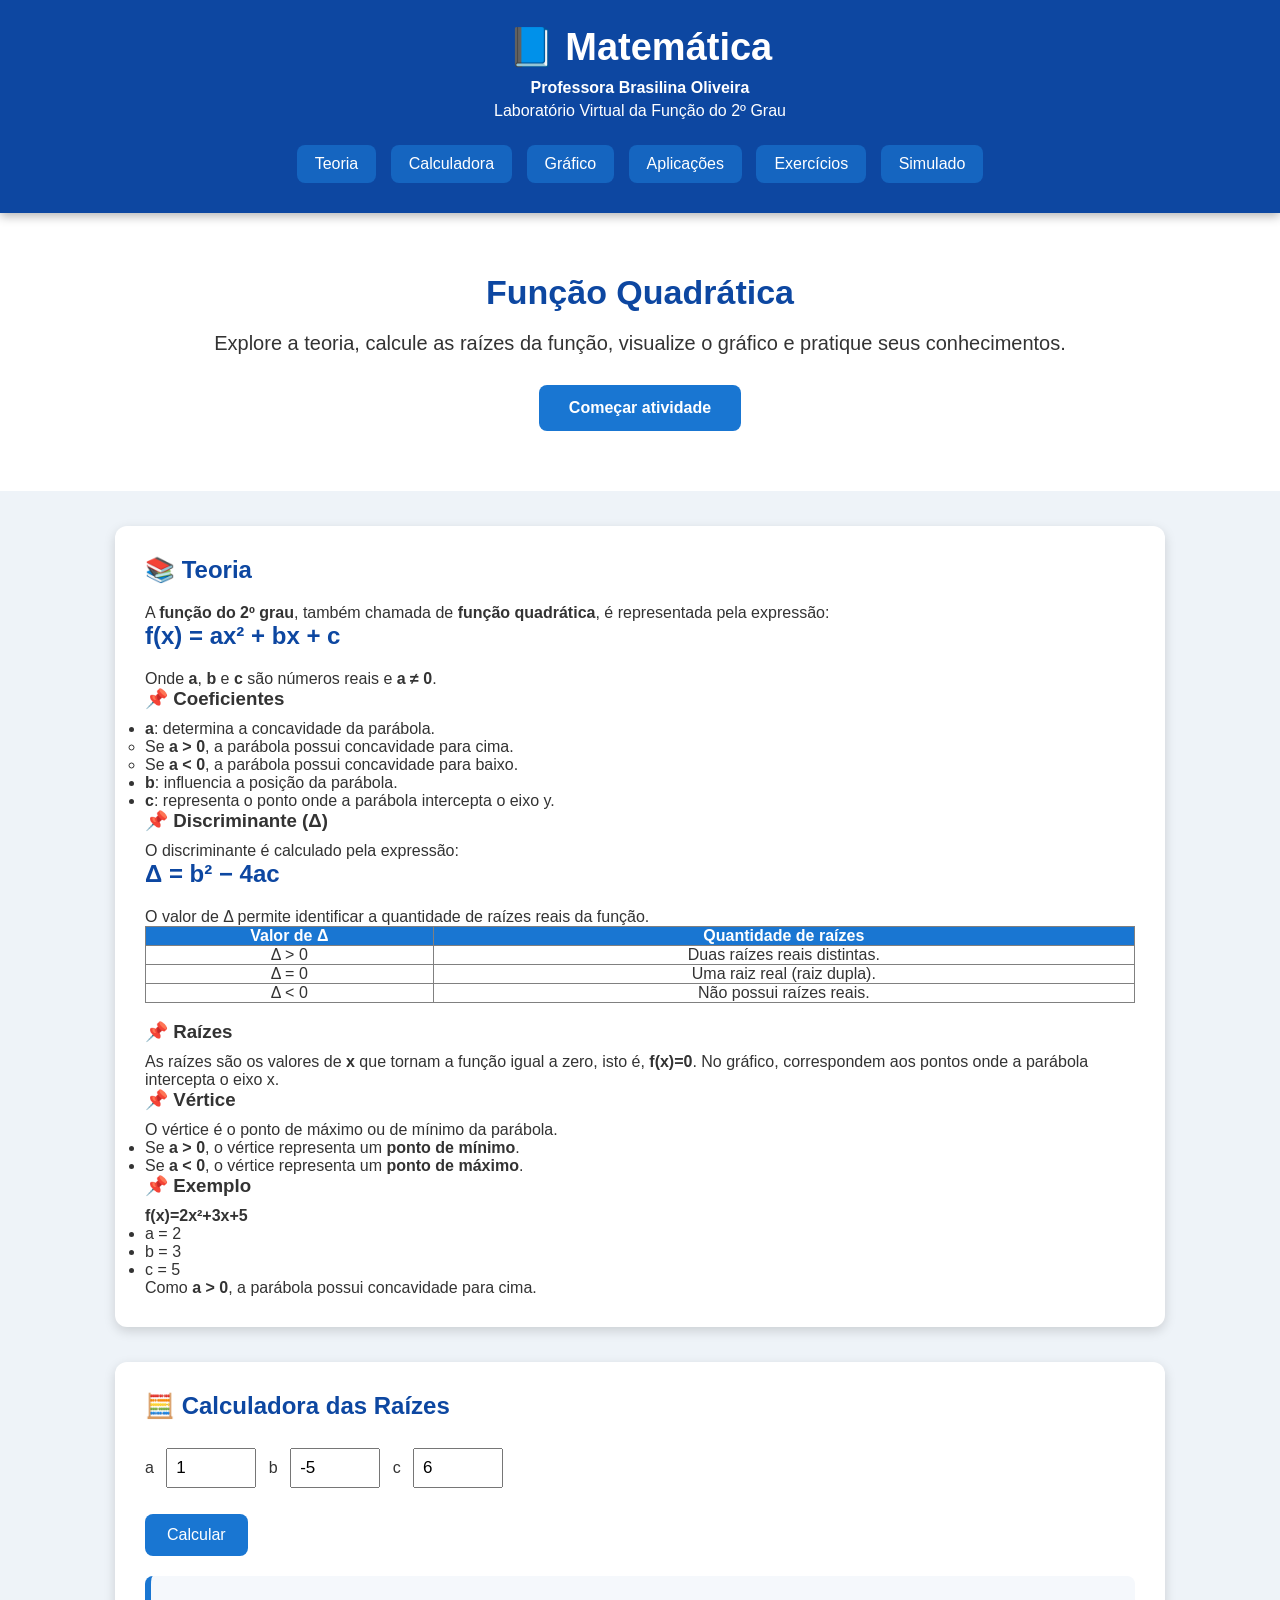
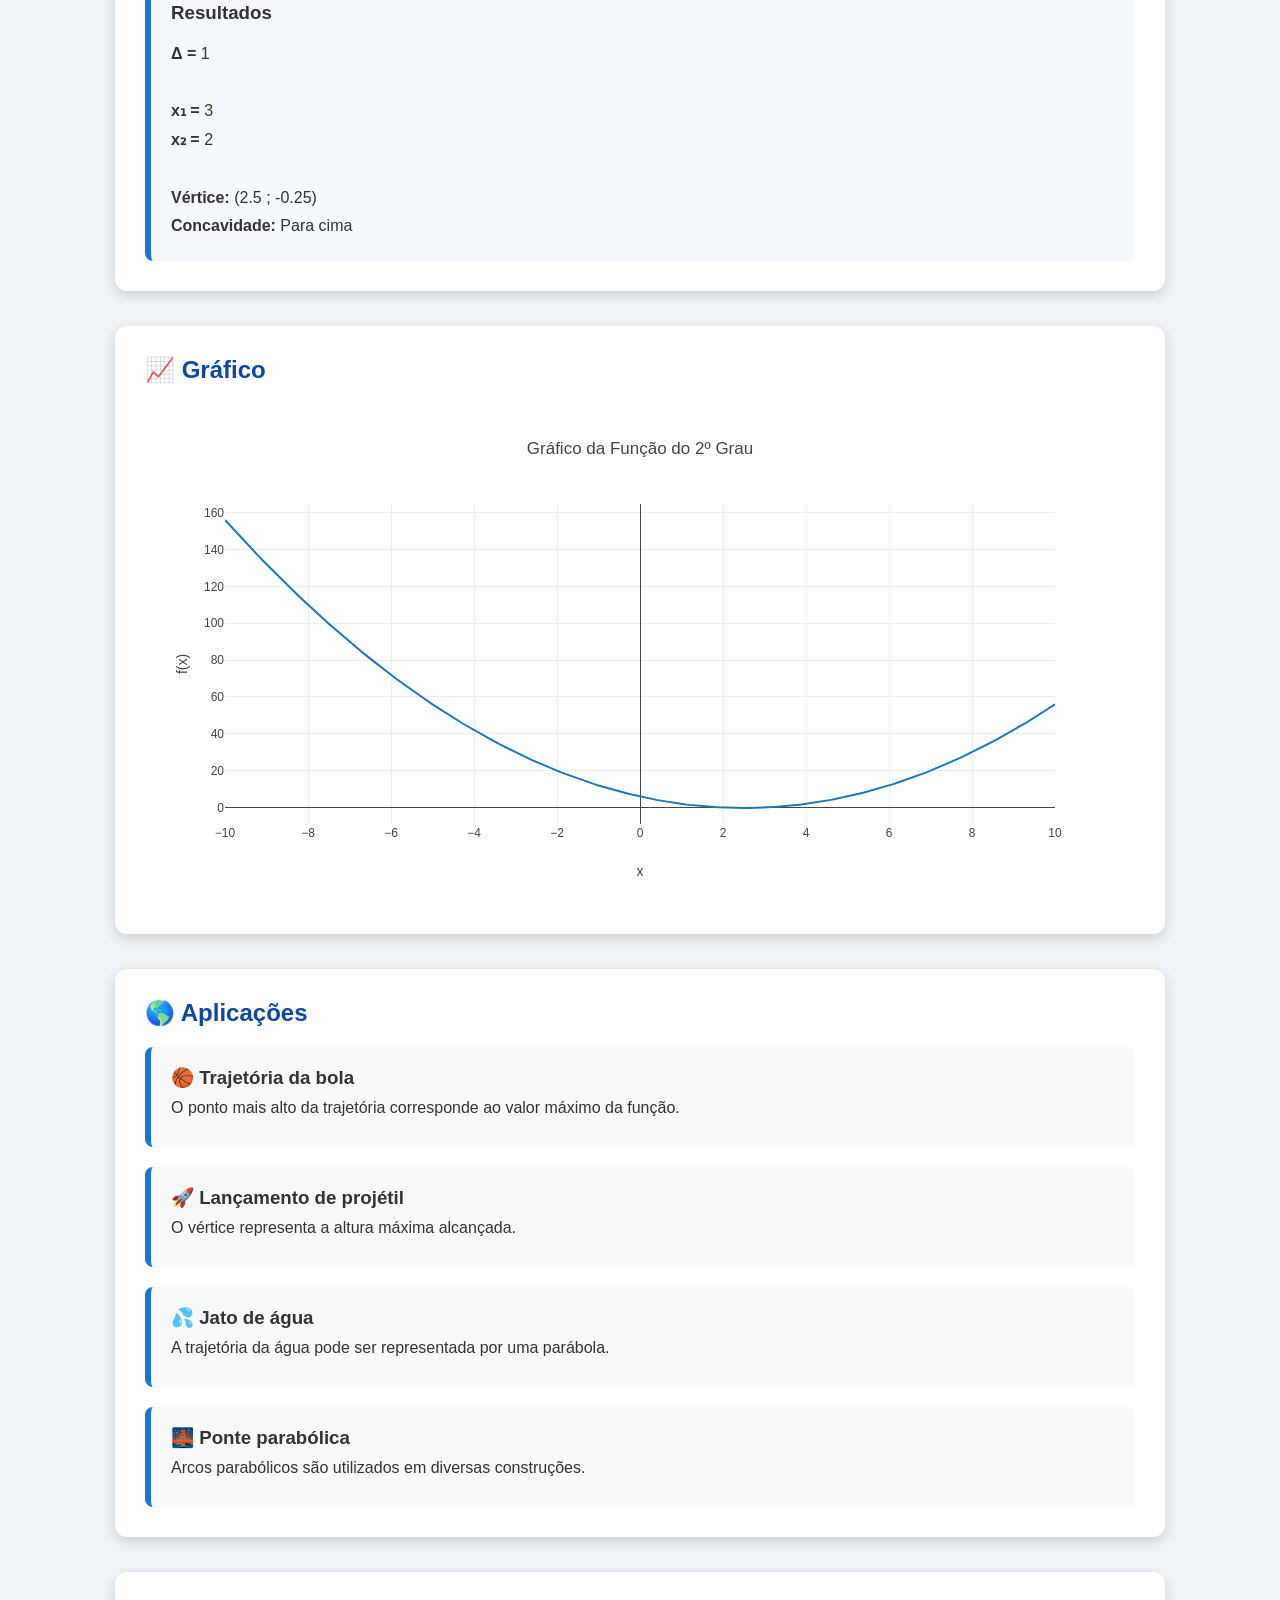
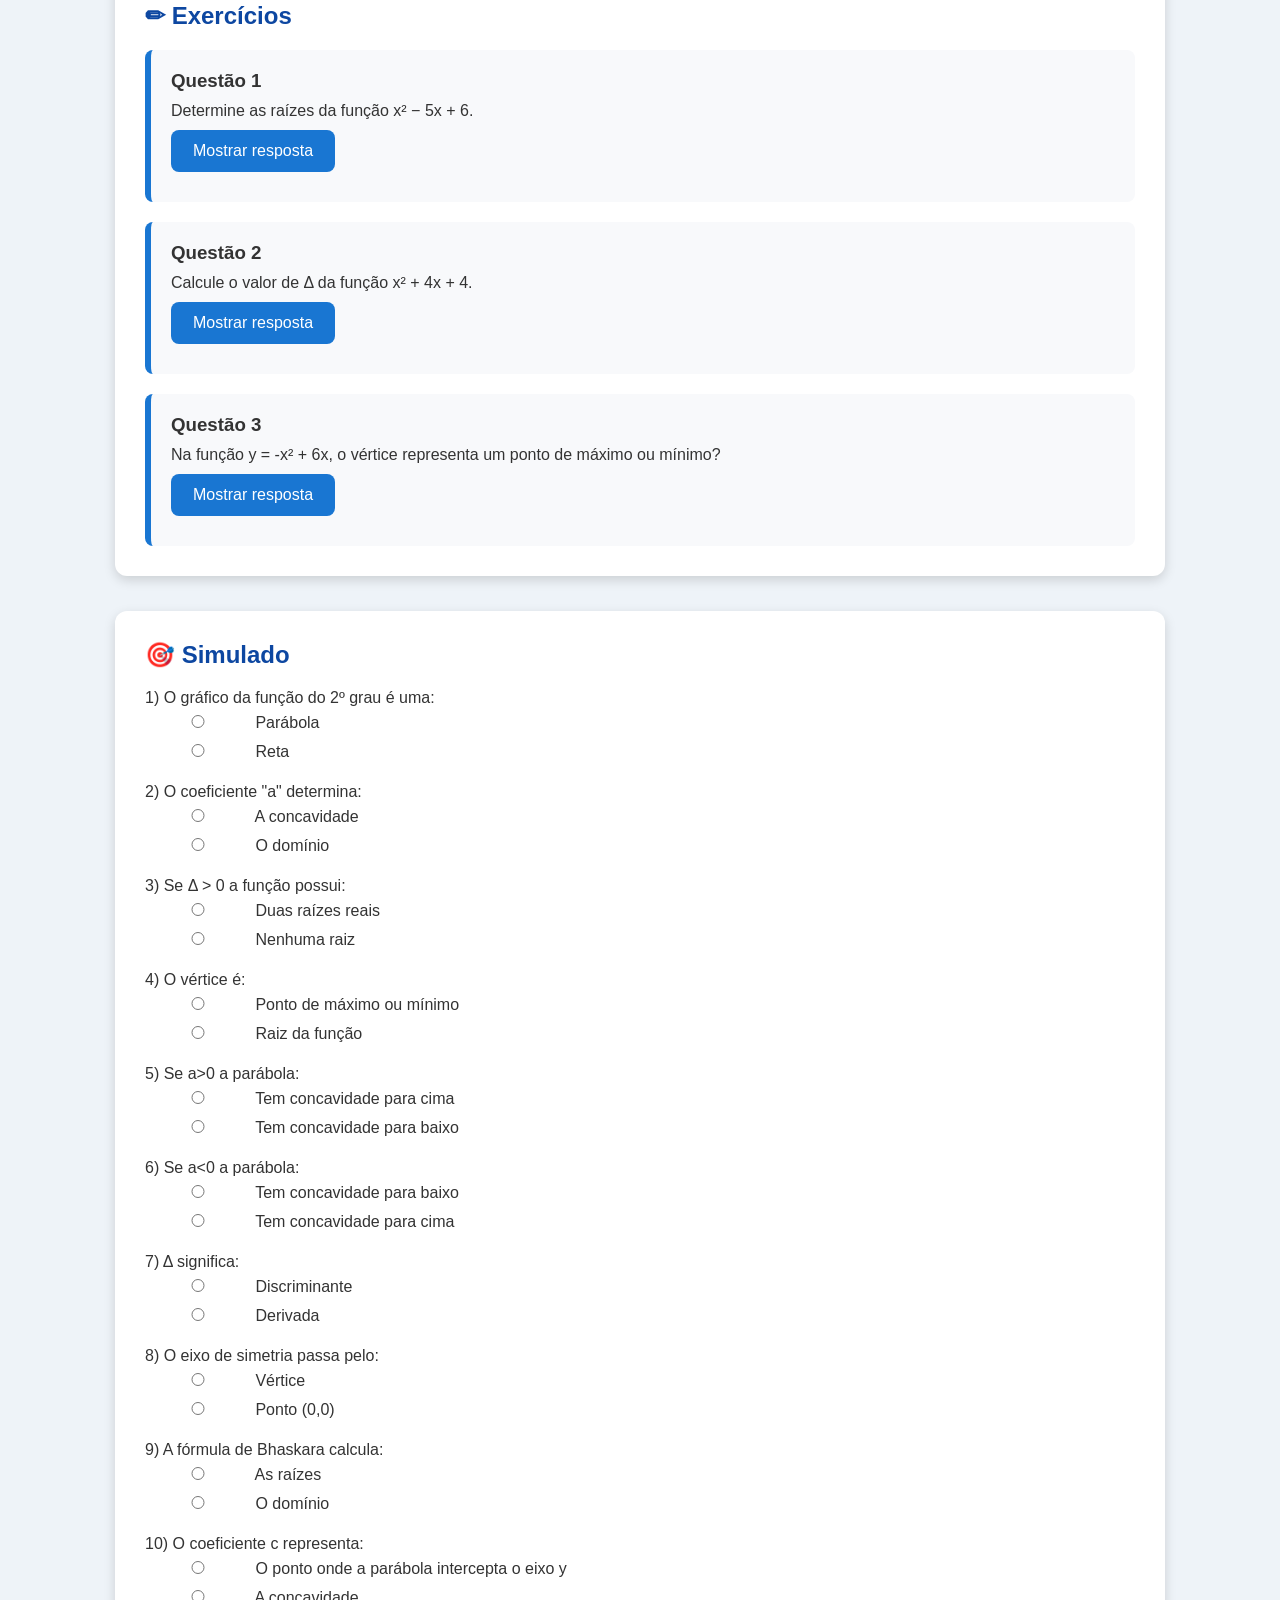
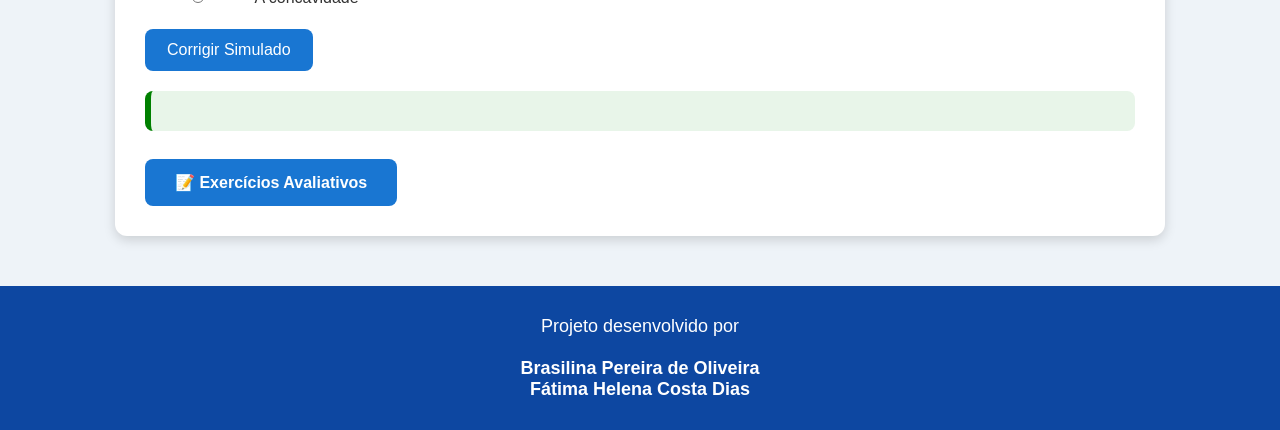
<file: index.html>
<!DOCTYPE html>
<html lang="pt-BR">

<head>

<meta charset="UTF-8">
<meta name="viewport" content="width=device-width, initial-scale=1.0">

<title>Matemática - Professora Brasilina Oliveira</title>

<link rel="stylesheet" href="style.css">

<script src="https://cdn.plot.ly/plotly-latest.min.js"></script>

</head>

<body>

<header>

<h1>📘 Matemática</h1>

<p><strong>Professora Brasilina Oliveira </strong></p>

<p>Laboratório Virtual da Função do 2º Grau</p>

<nav>

<a href="#teoria">Teoria</a>

<a href="#calculadora">Calculadora</a>

<a href="#grafico">Gráfico</a>

<a href="#aplicacoes">Aplicações</a>

<a href="#exercicios">Exercícios</a>

<a href="#simulado">Simulado</a>

</nav>

</header>

<section class="hero">

<h2>Função Quadrática</h2>

<p>
Explore a teoria, calcule as raízes da função, visualize o gráfico e pratique seus conhecimentos.
</p>

<a href="#teoria" class="botao">Começar atividade</a>

</section>

<section id="teoria" class="card">

<h2>📚 Teoria</h2>

<p>
A <strong>função do 2º grau</strong>, também chamada de <strong>função quadrática</strong>, é representada pela expressão:
</p>

<h2>f(x) = ax² + bx + c</h2>

<p>
Onde <strong>a</strong>, <strong>b</strong> e <strong>c</strong> são números reais e <strong>a ≠ 0</strong>.
</p>

<h3>📌 Coeficientes</h3>

<ul>
<li><strong>a</strong>: determina a concavidade da parábola.</li>
<ul>
<li>Se <strong>a > 0</strong>, a parábola possui concavidade para cima.</li>
<li>Se <strong>a < 0</strong>, a parábola possui concavidade para baixo.</li>
</ul>

<li><strong>b</strong>: influencia a posição da parábola.</li>

<li><strong>c</strong>: representa o ponto onde a parábola intercepta o eixo y.</li>
</ul>

<h3>📌 Discriminante (Δ)</h3>

<p>O discriminante é calculado pela expressão:</p>

<h2>Δ = b² − 4ac</h2>

<p>O valor de Δ permite identificar a quantidade de raízes reais da função.</p>

<table border="1" cellpadding="8" cellspacing="0" style="border-collapse:collapse; width:100%; text-align:center;">

<tr style="background:#1976d2; color:white;">
<th>Valor de Δ</th>
<th>Quantidade de raízes</th>
</tr>

<tr>
<td>Δ > 0</td>
<td>Duas raízes reais distintas.</td>
</tr>

<tr>
<td>Δ = 0</td>
<td>Uma raiz real (raiz dupla).</td>
</tr>

<tr>
<td>Δ < 0</td>
<td>Não possui raízes reais.</td>
</tr>

</table>

<br>

<h3>📌 Raízes</h3>

<p>
As raízes são os valores de <strong>x</strong> que tornam a função igual a zero, isto é, <strong>f(x)=0</strong>. No gráfico, correspondem aos pontos onde a parábola intercepta o eixo x.
</p>

<h3>📌 Vértice</h3>

<p>
O vértice é o ponto de máximo ou de mínimo da parábola.
</p>

<ul>
<li>Se <strong>a > 0</strong>, o vértice representa um <strong>ponto de mínimo</strong>.</li>
<li>Se <strong>a < 0</strong>, o vértice representa um <strong>ponto de máximo</strong>.</li>
</ul>

<h3>📌 Exemplo</h3>

<p><strong>f(x)=2x²+3x+5</strong></p>

<ul>
<li>a = 2</li>
<li>b = 3</li>
<li>c = 5</li>
</ul>

<p>
Como <strong>a > 0</strong>, a parábola possui concavidade para cima.
</p>

</section>

<section id="calculadora" class="card">

<h2>🧮 Calculadora das Raízes</h2>

<label>a</label>
<input id="a" type="number" value="1">

<label>b</label>
<input id="b" type="number" value="-5">

<label>c</label>
<input id="c" type="number" value="6">

<br><br>

<button onclick="calcular()">Calcular</button>

<div id="resultado"></div>

</section>

<section id="grafico" class="card">

<h2>📈 Gráfico</h2>

<div id="plot"></div>

</section>

<section id="aplicacoes" class="card">

<h2>🌎 Aplicações</h2>

<div class="questao">

<h3>🏀 Trajetória da bola</h3>

<p>O ponto mais alto da trajetória corresponde ao valor máximo da função.</p>

</div>

<div class="questao">

<h3>🚀 Lançamento de projétil</h3>

<p>O vértice representa a altura máxima alcançada.</p>

</div>

<div class="questao">

<h3>💦 Jato de água</h3>

<p>A trajetória da água pode ser representada por uma parábola.</p>

</div>

<div class="questao">

<h3>🌉 Ponte parabólica</h3>

<p>Arcos parabólicos são utilizados em diversas construções.</p>

</div>

</section>

<section id="exercicios" class="card">

<h2>✏ Exercícios</h2>

<div class="questao">

<h3>Questão 1</h3>

<p>Determine as raízes da função x² − 5x + 6.</p>

<button onclick="mostrarResposta(1)">Mostrar resposta</button>

<p id="resp1"></p>

</div>

<div class="questao">

<h3>Questão 2</h3>

<p>Calcule o valor de Δ da função x² + 4x + 4.</p>

<button onclick="mostrarResposta(2)">Mostrar resposta</button>

<p id="resp2"></p>

</div>

<div class="questao">

<h3>Questão 3</h3>

<p>Na função y = -x² + 6x, o vértice representa um ponto de máximo ou mínimo?</p>

<button onclick="mostrarResposta(3)">Mostrar resposta</button>

<p id="resp3"></p>

</div>

</section>

<section id="simulado" class="card">

<h2>🎯 Simulado</h2>

<form id="quiz">

<p>1) O gráfico da função do 2º grau é uma:</p>
<label><input type="radio" name="q1" value="1"> Parábola</label><br>
<label><input type="radio" name="q1" value="0"> Reta</label><br><br>

<p>2) O coeficiente "a" determina:</p>
<label><input type="radio" name="q2" value="1"> A concavidade</label><br>
<label><input type="radio" name="q2" value="0"> O domínio</label><br><br>

<p>3) Se Δ > 0 a função possui:</p>
<label><input type="radio" name="q3" value="1"> Duas raízes reais</label><br>
<label><input type="radio" name="q3" value="0"> Nenhuma raiz</label><br><br>

<p>4) O vértice é:</p>
<label><input type="radio" name="q4" value="1"> Ponto de máximo ou mínimo</label><br>
<label><input type="radio" name="q4" value="0"> Raiz da função</label><br><br>

<p>5) Se a>0 a parábola:</p>
<label><input type="radio" name="q5" value="1"> Tem concavidade para cima</label><br>
<label><input type="radio" name="q5" value="0"> Tem concavidade para baixo</label><br><br>

<p>6) Se a<0 a parábola:</p>
<label><input type="radio" name="q6" value="1"> Tem concavidade para baixo</label><br>
<label><input type="radio" name="q6" value="0"> Tem concavidade para cima</label><br><br>

<p>7) Δ significa:</p>
<label><input type="radio" name="q7" value="1"> Discriminante</label><br>
<label><input type="radio" name="q7" value="0"> Derivada</label><br><br>

<p>8) O eixo de simetria passa pelo:</p>
<label><input type="radio" name="q8" value="1"> Vértice</label><br>
<label><input type="radio" name="q8" value="0"> Ponto (0,0)</label><br><br>

<p>9) A fórmula de Bhaskara calcula:</p>
<label><input type="radio" name="q9" value="1"> As raízes</label><br>
<label><input type="radio" name="q9" value="0"> O domínio</label><br><br>

<p>10) O coeficiente c representa:</p>
<label><input type="radio" name="q10" value="1"> O ponto onde a parábola intercepta o eixo y</label><br>
<label><input type="radio" name="q10" value="0"> A concavidade</label><br><br>

<button type="button" onclick="corrigir()">Corrigir Simulado</button>

</form>

<h3 id="nota"></h3>

<br>

<a class="botao" target="_blank" href="https://docs.google.com/forms/d/e/1FAIpQLScZVvChcIdXWC-3OSKjuOW4MpPS3yrhpYM3detFTf0YWyxWQQ/viewform">

📝 Exercícios Avaliativos

</a>

</section>

<footer>

Projeto desenvolvido por<br><br>

<strong>Brasilina Pereira de Oliveira</strong><br>

<strong>Fátima Helena Costa Dias</strong>

</footer>

<script src="script.js"></script>

</body>

</html>
</file>
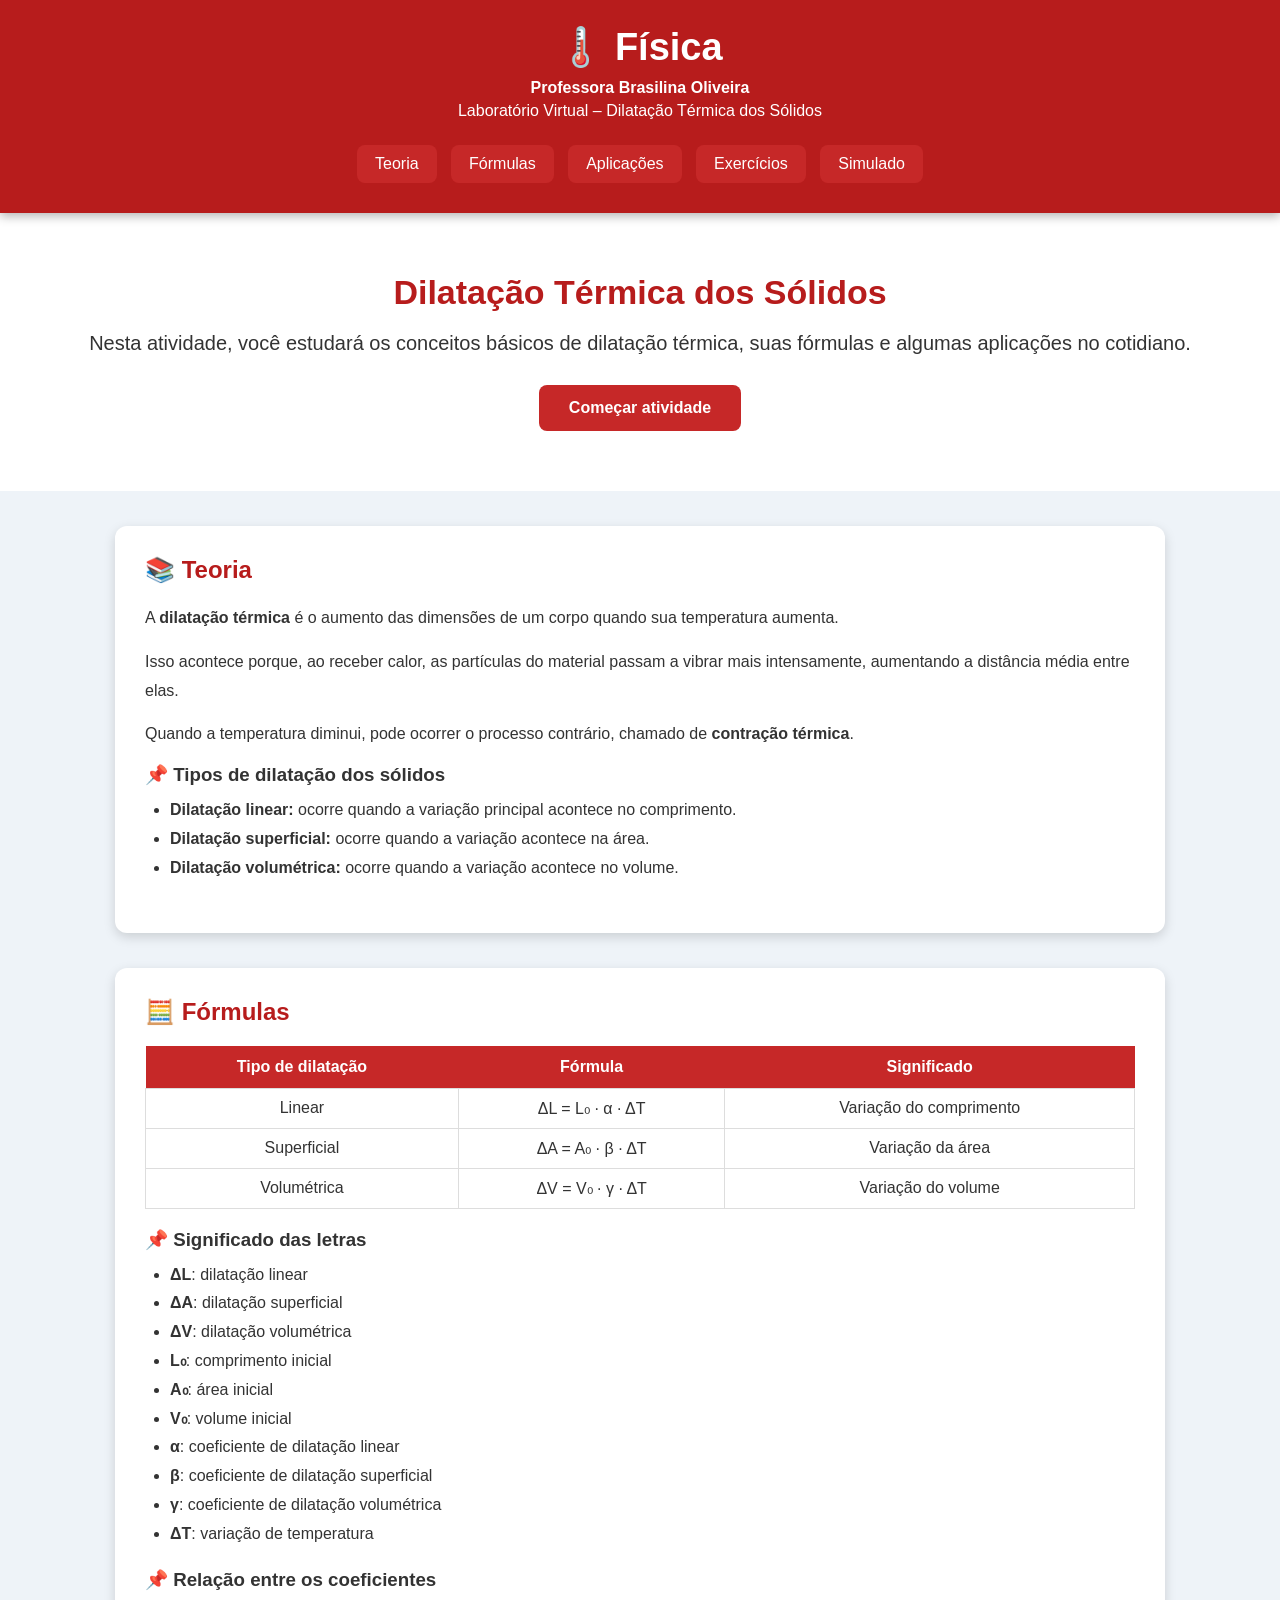
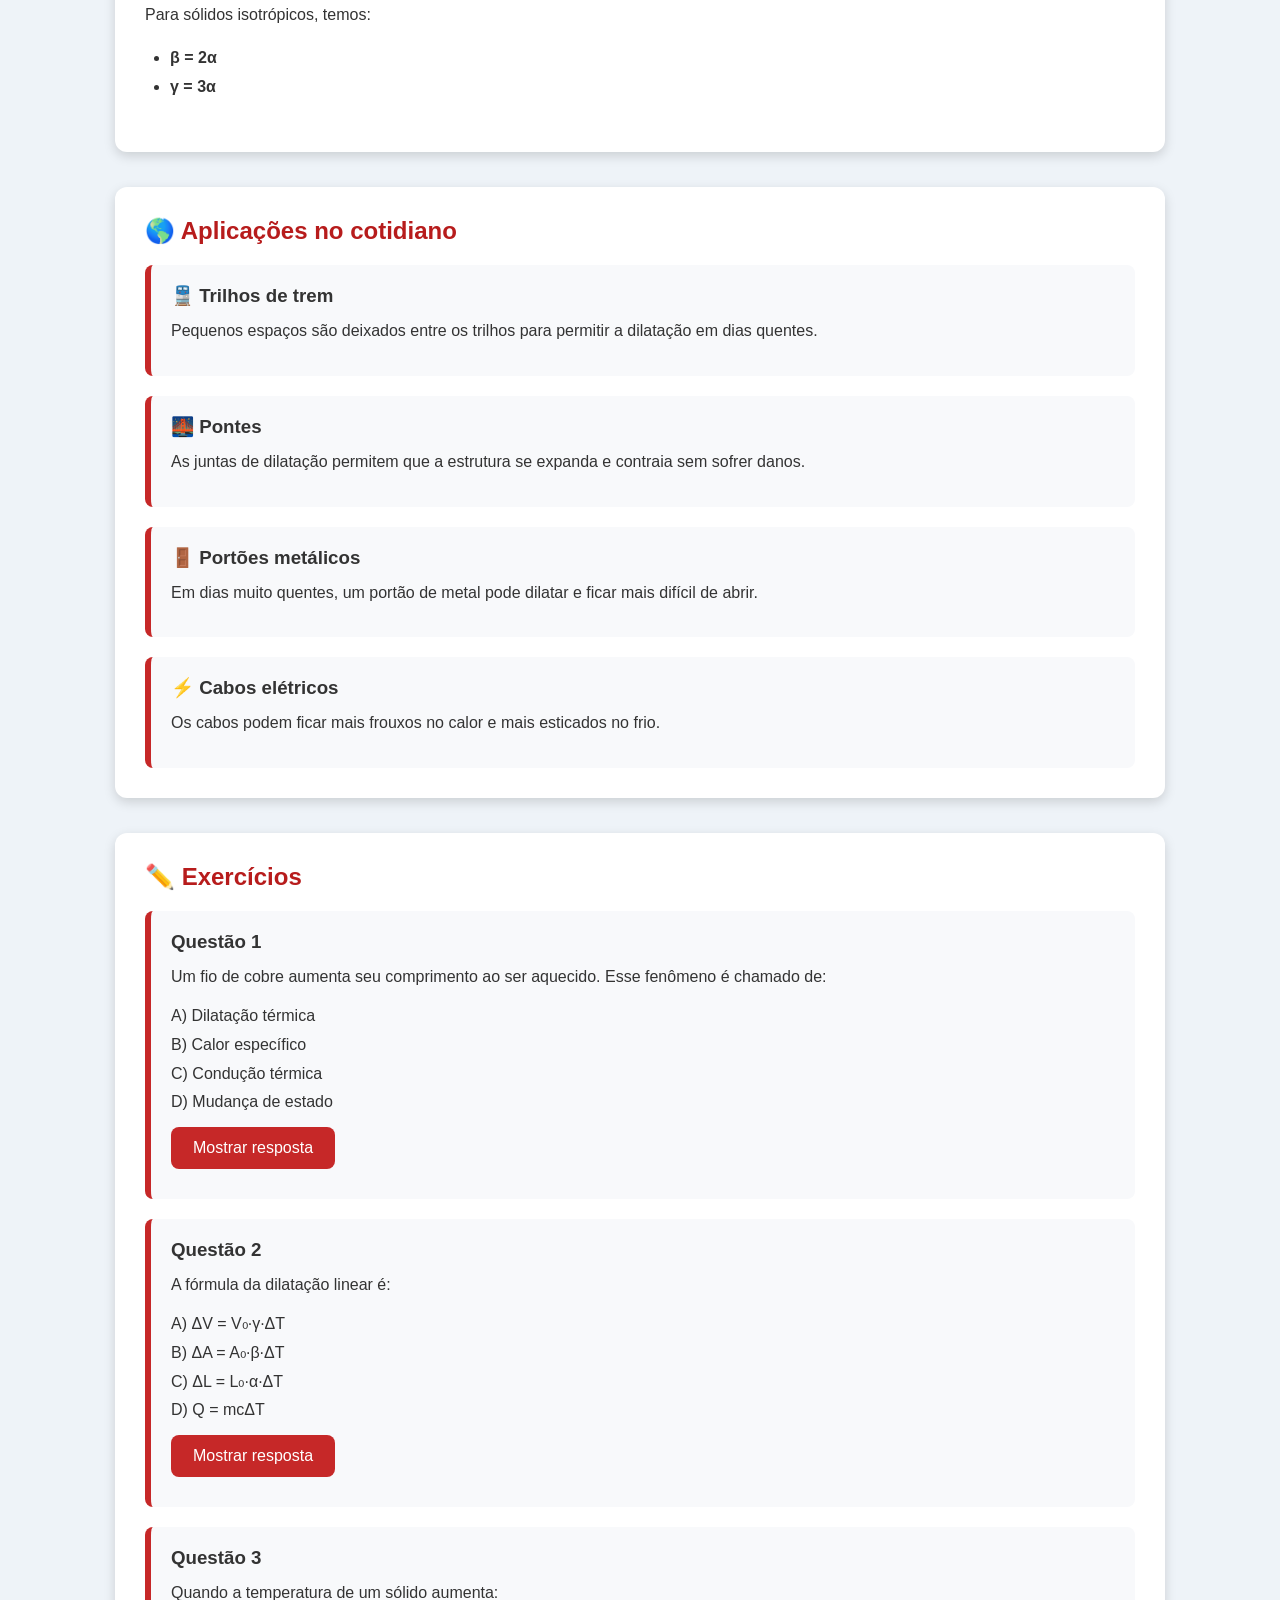
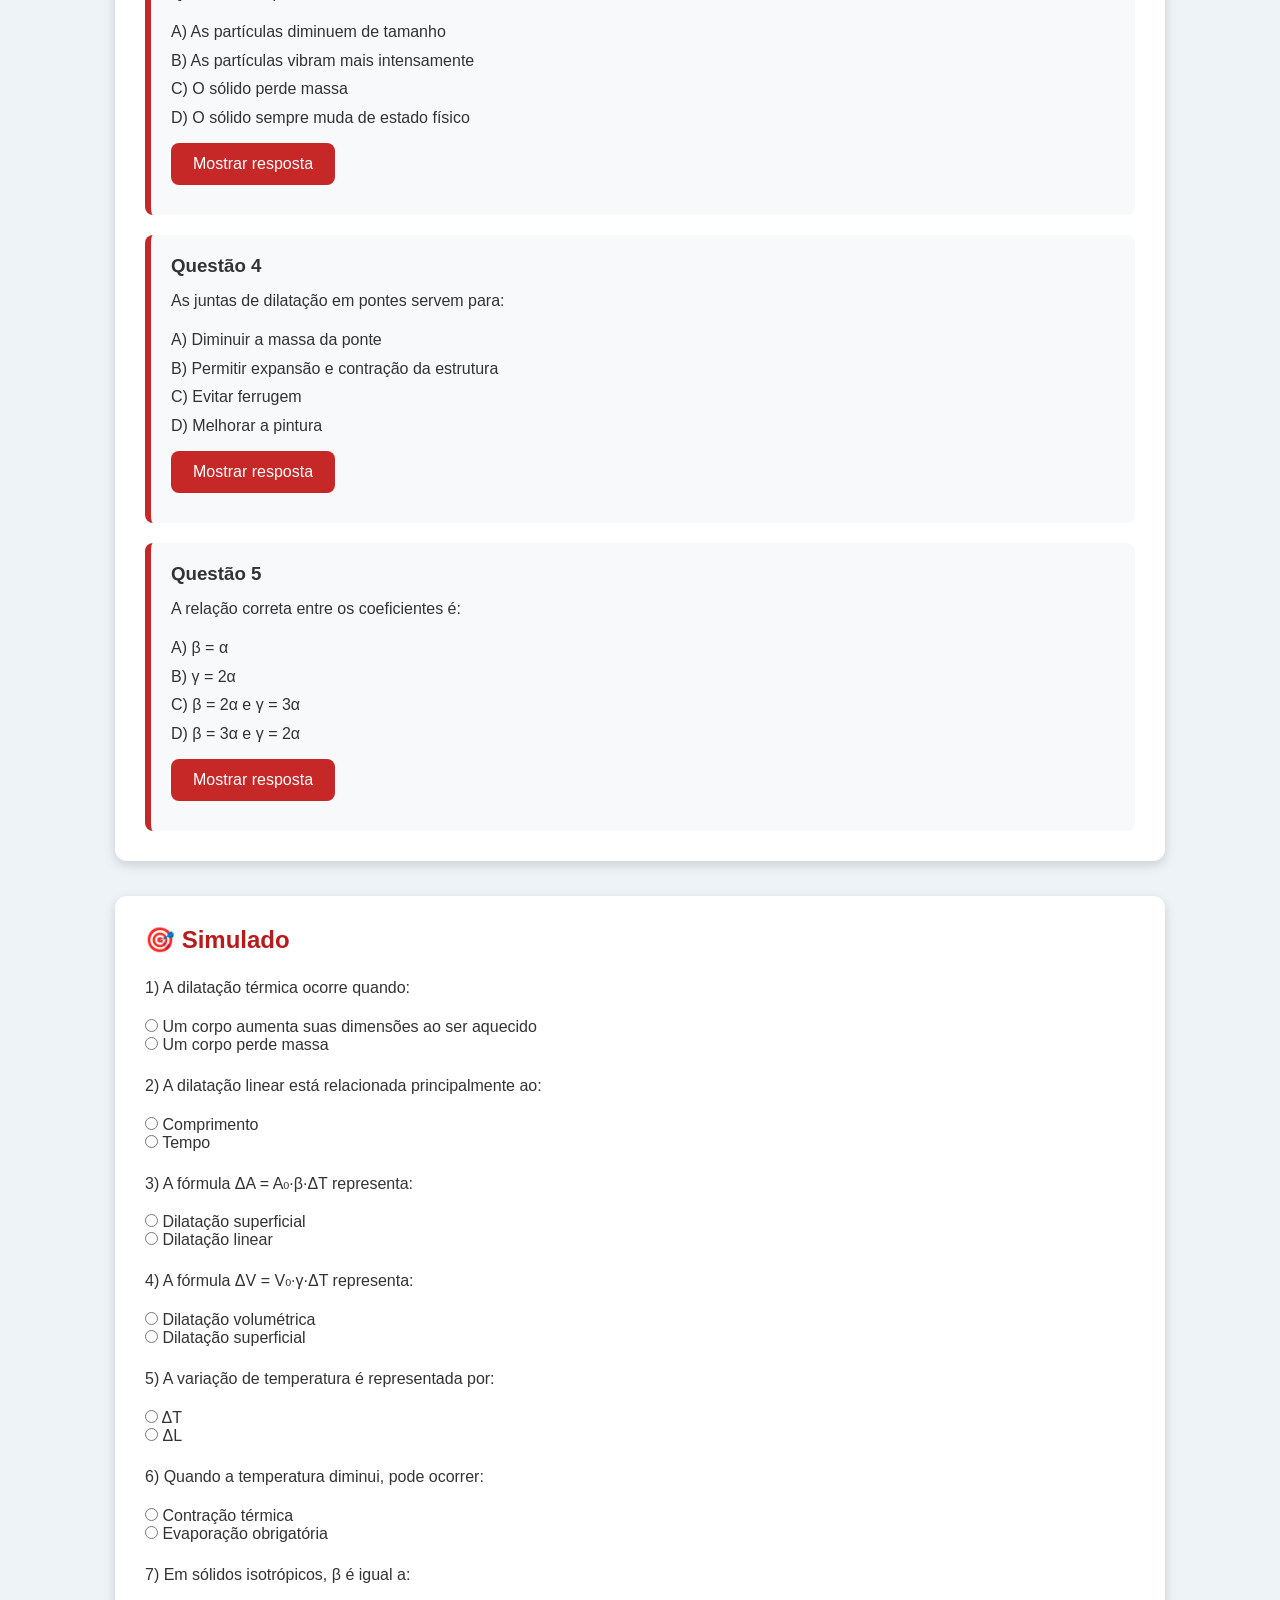
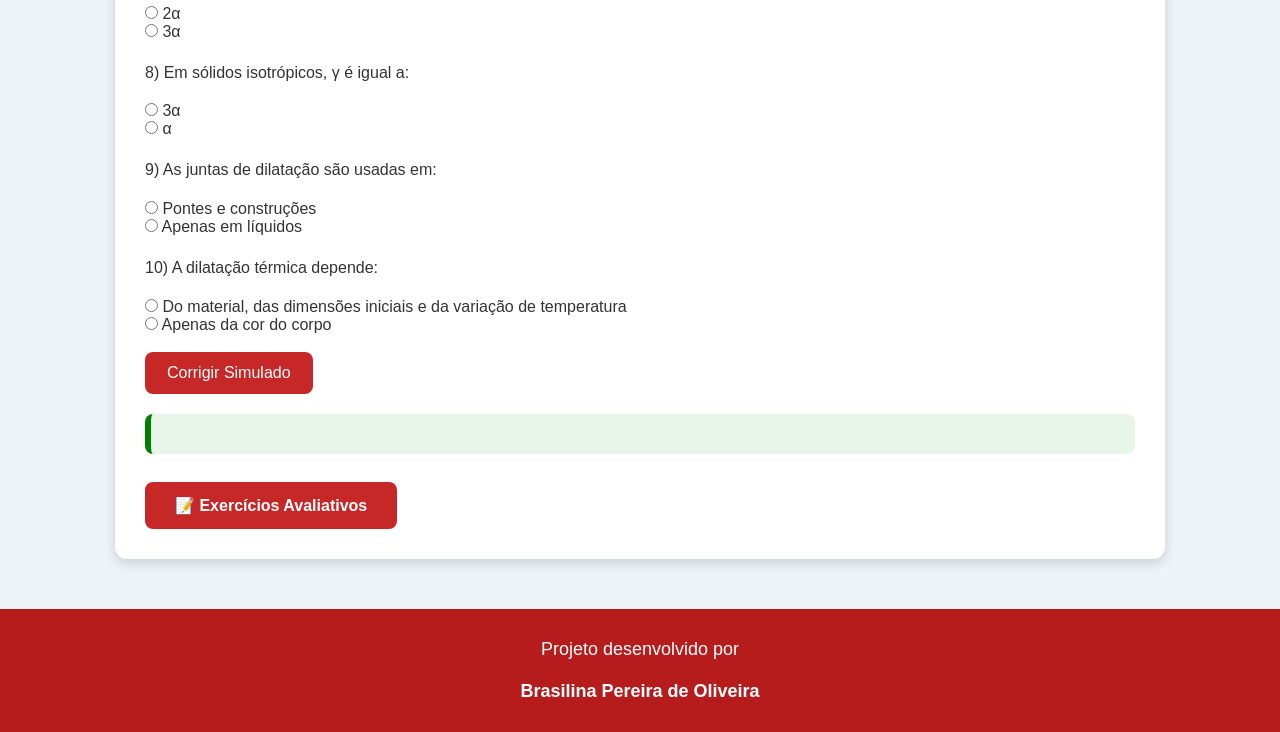
<file: fisica_pronta.html>
<!DOCTYPE html>
<html lang="pt-BR">

<head>
<meta charset="UTF-8">
<meta name="viewport" content="width=device-width, initial-scale=1.0">

<title>Dilatação Térmica dos Sólidos</title>

<style>
*{
    margin:0;
    padding:0;
    box-sizing:border-box;
}

html{
    scroll-behavior:smooth;
    scroll-padding-top:140px;
}

body{
    font-family:Arial, Helvetica, sans-serif;
    background:#eef3f8;
    color:#333;
}

header{
    background:#b71c1c;
    color:white;
    text-align:center;
    padding:25px;
    position:sticky;
    top:0;
    z-index:1000;
    box-shadow:0 3px 10px rgba(0,0,0,.3);
}

header h1{
    font-size:38px;
    margin-bottom:10px;
}

header p{
    margin:5px;
}

nav{
    margin-top:20px;
}

nav a{
    text-decoration:none;
    color:white;
    background:#c62828;
    padding:10px 18px;
    margin:5px;
    display:inline-block;
    border-radius:8px;
    transition:.3s;
}

nav a:hover{
    background:#ef5350;
    transform:scale(1.05);
}

.hero{
    text-align:center;
    background:white;
    padding:60px 20px;
}

.hero h2{
    font-size:34px;
    color:#b71c1c;
    margin-bottom:20px;
}

.hero p{
    font-size:20px;
    margin-bottom:30px;
}

.botao{
    display:inline-block;
    background:#c62828;
    color:white;
    text-decoration:none;
    padding:14px 30px;
    border-radius:8px;
    transition:.3s;
    font-weight:bold;
}

.botao:hover{
    background:#b71c1c;
}

.card{
    width:90%;
    max-width:1050px;
    margin:35px auto;
    background:white;
    padding:30px;
    border-radius:12px;
    box-shadow:0 4px 12px rgba(0,0,0,.15);
}

.card h2{
    color:#b71c1c;
    margin-bottom:20px;
}

.card h3{
    margin-bottom:10px;
}

.card p{
    line-height:1.8;
    margin-bottom:15px;
}

.card ul{
    margin-left:25px;
    line-height:1.8;
    margin-bottom:20px;
}

table{
    width:100%;
    border-collapse:collapse;
    margin:20px 0;
}

table th{
    background:#c62828;
    color:white;
    padding:12px;
}

table td{
    border:1px solid #ddd;
    padding:10px;
    text-align:center;
}

.questao{
    margin-top:20px;
    background:#f8f9fb;
    padding:20px;
    border-left:6px solid #c62828;
    border-radius:8px;
}

.questao p{
    margin:10px 0;
}

button{
    background:#c62828;
    color:white;
    border:none;
    padding:12px 22px;
    border-radius:8px;
    cursor:pointer;
    font-size:16px;
    transition:.3s;
}

button:hover{
    background:#b71c1c;
}

#nota{
    margin-top:20px;
    padding:20px;
    background:#e8f5e9;
    border-left:6px solid green;
    border-radius:8px;
}

footer{
    margin-top:50px;
    background:#b71c1c;
    color:white;
    text-align:center;
    padding:30px;
    font-size:18px;
}

#teoria,
#formulas,
#aplicacoes,
#exercicios,
#simulado{
    scroll-margin-top:180px;
}

@media(max-width:768px){

header h1{
    font-size:28px;
}

.hero h2{
    font-size:26px;
}

nav a{
    display:block;
    margin:8px auto;
    width:220px;
}

.card{
    width:95%;
}

table{
    font-size:14px;
}

}
</style>
</head>

<body>

<header>
<h1>🌡️ Física</h1>
<p><strong>Professora Brasilina Oliveira</strong></p>
<p>Laboratório Virtual – Dilatação Térmica dos Sólidos</p>

<nav>
<a href="#teoria">Teoria</a>
<a href="#formulas">Fórmulas</a>
<a href="#aplicacoes">Aplicações</a>
<a href="#exercicios">Exercícios</a>
<a href="#simulado">Simulado</a>
</nav>
</header>

<section class="hero">
<h2>Dilatação Térmica dos Sólidos</h2>

<p>
Nesta atividade, você estudará os conceitos básicos de dilatação térmica, suas fórmulas e algumas aplicações no cotidiano.
</p>

<a href="#teoria" class="botao">Começar atividade</a>
</section>

<section id="teoria" class="card">

<h2>📚 Teoria</h2>

<p>
A <strong>dilatação térmica</strong> é o aumento das dimensões de um corpo quando sua temperatura aumenta.
</p>

<p>
Isso acontece porque, ao receber calor, as partículas do material passam a vibrar mais intensamente, aumentando a distância média entre elas.
</p>

<p>
Quando a temperatura diminui, pode ocorrer o processo contrário, chamado de <strong>contração térmica</strong>.
</p>

<h3>📌 Tipos de dilatação dos sólidos</h3>

<ul>
<li><strong>Dilatação linear:</strong> ocorre quando a variação principal acontece no comprimento.</li>
<li><strong>Dilatação superficial:</strong> ocorre quando a variação acontece na área.</li>
<li><strong>Dilatação volumétrica:</strong> ocorre quando a variação acontece no volume.</li>
</ul>

</section>

<section id="formulas" class="card">

<h2>🧮 Fórmulas</h2>

<table>
<tr>
<th>Tipo de dilatação</th>
<th>Fórmula</th>
<th>Significado</th>
</tr>

<tr>
<td>Linear</td>
<td>ΔL = L₀ · α · ΔT</td>
<td>Variação do comprimento</td>
</tr>

<tr>
<td>Superficial</td>
<td>ΔA = A₀ · β · ΔT</td>
<td>Variação da área</td>
</tr>

<tr>
<td>Volumétrica</td>
<td>ΔV = V₀ · γ · ΔT</td>
<td>Variação do volume</td>
</tr>
</table>

<h3>📌 Significado das letras</h3>

<ul>
<li><strong>ΔL</strong>: dilatação linear</li>
<li><strong>ΔA</strong>: dilatação superficial</li>
<li><strong>ΔV</strong>: dilatação volumétrica</li>
<li><strong>L₀</strong>: comprimento inicial</li>
<li><strong>A₀</strong>: área inicial</li>
<li><strong>V₀</strong>: volume inicial</li>
<li><strong>α</strong>: coeficiente de dilatação linear</li>
<li><strong>β</strong>: coeficiente de dilatação superficial</li>
<li><strong>γ</strong>: coeficiente de dilatação volumétrica</li>
<li><strong>ΔT</strong>: variação de temperatura</li>
</ul>

<h3>📌 Relação entre os coeficientes</h3>

<p>
Para sólidos isotrópicos, temos:
</p>

<ul>
<li><strong>β = 2α</strong></li>
<li><strong>γ = 3α</strong></li>
</ul>

</section>

<section id="aplicacoes" class="card">

<h2>🌎 Aplicações no cotidiano</h2>

<div class="questao">
<h3>🚆 Trilhos de trem</h3>
<p>Pequenos espaços são deixados entre os trilhos para permitir a dilatação em dias quentes.</p>
</div>

<div class="questao">
<h3>🌉 Pontes</h3>
<p>As juntas de dilatação permitem que a estrutura se expanda e contraia sem sofrer danos.</p>
</div>

<div class="questao">
<h3>🚪 Portões metálicos</h3>
<p>Em dias muito quentes, um portão de metal pode dilatar e ficar mais difícil de abrir.</p>
</div>

<div class="questao">
<h3>⚡ Cabos elétricos</h3>
<p>Os cabos podem ficar mais frouxos no calor e mais esticados no frio.</p>
</div>

</section>

<section id="exercicios" class="card">

<h2>✏️ Exercícios</h2>

<div class="questao">
<h3>Questão 1</h3>
<p>Um fio de cobre aumenta seu comprimento ao ser aquecido. Esse fenômeno é chamado de:</p>
<p>A) Dilatação térmica<br>B) Calor específico<br>C) Condução térmica<br>D) Mudança de estado</p>
<button onclick="mostrarResposta(1)">Mostrar resposta</button>
<p id="resp1"></p>
</div>

<div class="questao">
<h3>Questão 2</h3>
<p>A fórmula da dilatação linear é:</p>
<p>A) ΔV = V₀·γ·ΔT<br>B) ΔA = A₀·β·ΔT<br>C) ΔL = L₀·α·ΔT<br>D) Q = mcΔT</p>
<button onclick="mostrarResposta(2)">Mostrar resposta</button>
<p id="resp2"></p>
</div>

<div class="questao">
<h3>Questão 3</h3>
<p>Quando a temperatura de um sólido aumenta:</p>
<p>A) As partículas diminuem de tamanho<br>B) As partículas vibram mais intensamente<br>C) O sólido perde massa<br>D) O sólido sempre muda de estado físico</p>
<button onclick="mostrarResposta(3)">Mostrar resposta</button>
<p id="resp3"></p>
</div>

<div class="questao">
<h3>Questão 4</h3>
<p>As juntas de dilatação em pontes servem para:</p>
<p>A) Diminuir a massa da ponte<br>B) Permitir expansão e contração da estrutura<br>C) Evitar ferrugem<br>D) Melhorar a pintura</p>
<button onclick="mostrarResposta(4)">Mostrar resposta</button>
<p id="resp4"></p>
</div>

<div class="questao">
<h3>Questão 5</h3>
<p>A relação correta entre os coeficientes é:</p>
<p>A) β = α<br>B) γ = 2α<br>C) β = 2α e γ = 3α<br>D) β = 3α e γ = 2α</p>
<button onclick="mostrarResposta(5)">Mostrar resposta</button>
<p id="resp5"></p>
</div>

</section>

<section id="simulado" class="card">

<h2>🎯 Simulado</h2>

<form id="quiz">

<p>1) A dilatação térmica ocorre quando:</p>
<label><input type="radio" name="q1" value="1"> Um corpo aumenta suas dimensões ao ser aquecido</label><br>
<label><input type="radio" name="q1" value="0"> Um corpo perde massa</label><br><br>

<p>2) A dilatação linear está relacionada principalmente ao:</p>
<label><input type="radio" name="q2" value="1"> Comprimento</label><br>
<label><input type="radio" name="q2" value="0"> Tempo</label><br><br>

<p>3) A fórmula ΔA = A₀·β·ΔT representa:</p>
<label><input type="radio" name="q3" value="1"> Dilatação superficial</label><br>
<label><input type="radio" name="q3" value="0"> Dilatação linear</label><br><br>

<p>4) A fórmula ΔV = V₀·γ·ΔT representa:</p>
<label><input type="radio" name="q4" value="1"> Dilatação volumétrica</label><br>
<label><input type="radio" name="q4" value="0"> Dilatação superficial</label><br><br>

<p>5) A variação de temperatura é representada por:</p>
<label><input type="radio" name="q5" value="1"> ΔT</label><br>
<label><input type="radio" name="q5" value="0"> ΔL</label><br><br>

<p>6) Quando a temperatura diminui, pode ocorrer:</p>
<label><input type="radio" name="q6" value="1"> Contração térmica</label><br>
<label><input type="radio" name="q6" value="0"> Evaporação obrigatória</label><br><br>

<p>7) Em sólidos isotrópicos, β é igual a:</p>
<label><input type="radio" name="q7" value="1"> 2α</label><br>
<label><input type="radio" name="q7" value="0"> 3α</label><br><br>

<p>8) Em sólidos isotrópicos, γ é igual a:</p>
<label><input type="radio" name="q8" value="1"> 3α</label><br>
<label><input type="radio" name="q8" value="0"> α</label><br><br>

<p>9) As juntas de dilatação são usadas em:</p>
<label><input type="radio" name="q9" value="1"> Pontes e construções</label><br>
<label><input type="radio" name="q9" value="0"> Apenas em líquidos</label><br><br>

<p>10) A dilatação térmica depende:</p>
<label><input type="radio" name="q10" value="1"> Do material, das dimensões iniciais e da variação de temperatura</label><br>
<label><input type="radio" name="q10" value="0"> Apenas da cor do corpo</label><br><br>

<button type="button" onclick="corrigir()">Corrigir Simulado</button>

</form>

<h3 id="nota"></h3>
<br>

<a class="botao" target="_blank" href="https://docs.google.com/forms/d/e/1FAIpQLSdFdxWN4NLamQZ9blhP2xhZoadTOx4RAfyNIow-Sr3z41Kc5Q/viewform?usp=header">

📝 Exercícios Avaliativos

</a>

</section>

<footer>
Projeto desenvolvido por<br><br>
<strong>Brasilina Pereira de Oliveira</strong><br>

</footer>

<script>
function mostrarResposta(n){

    let respostas = {
        1: "Resposta correta: A) Dilatação térmica.",
        2: "Resposta correta: C) ΔL = L₀ · α · ΔT.",
        3: "Resposta correta: B) As partículas vibram mais intensamente.",
        4: "Resposta correta: B) Permitir expansão e contração da estrutura.",
        5: "Resposta correta: C) β = 2α e γ = 3α."
    };

    let campo = document.getElementById("resp" + n);
    let botao = event.target;

    if(campo.innerHTML == ""){
        campo.innerHTML = "<b>" + respostas[n] + "</b>";
        botao.innerHTML = "Esconder resposta";
    }else{
        campo.innerHTML = "";
        botao.innerHTML = "Mostrar resposta";
    }

}

function corrigir(){

    let acertos = 0;

    for(let i = 1; i <= 10; i++){

        let resposta = document.querySelector('input[name="q' + i + '"]:checked');

        if(resposta){
            acertos += parseInt(resposta.value);
        }

    }

    let mensagem = "";

    if(acertos >= 8){
        mensagem = "Excelente desempenho!";
    }else if(acertos >= 6){
        mensagem = "Bom desempenho. Continue praticando.";
    }else{
        mensagem = "Revise a teoria e tente novamente.";
    }

    document.getElementById("nota").innerHTML =
    "<h2>Resultado</h2>" +
    "Acertos: <b>" + acertos + " de 10</b><br><br>" +
    "<b>" + mensagem + "</b>";

}
</script>

</body>
</html>
</file>
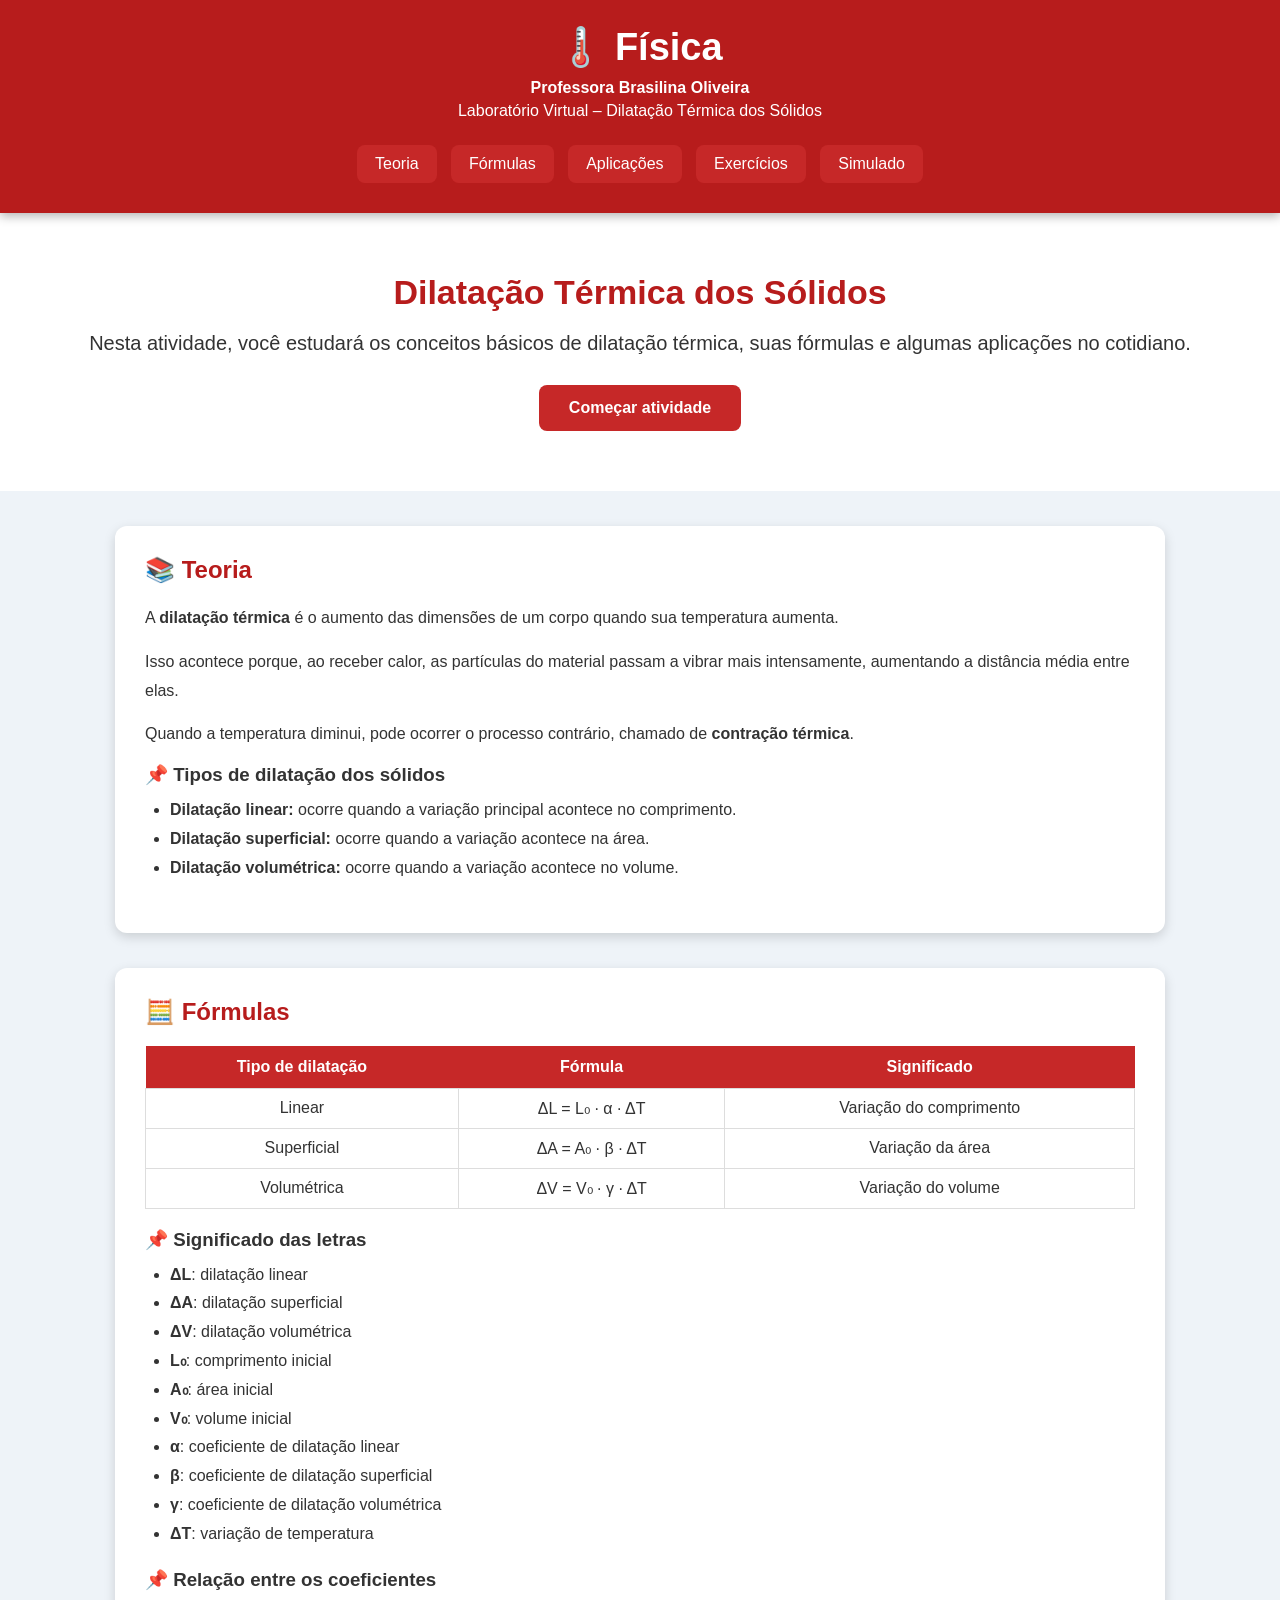
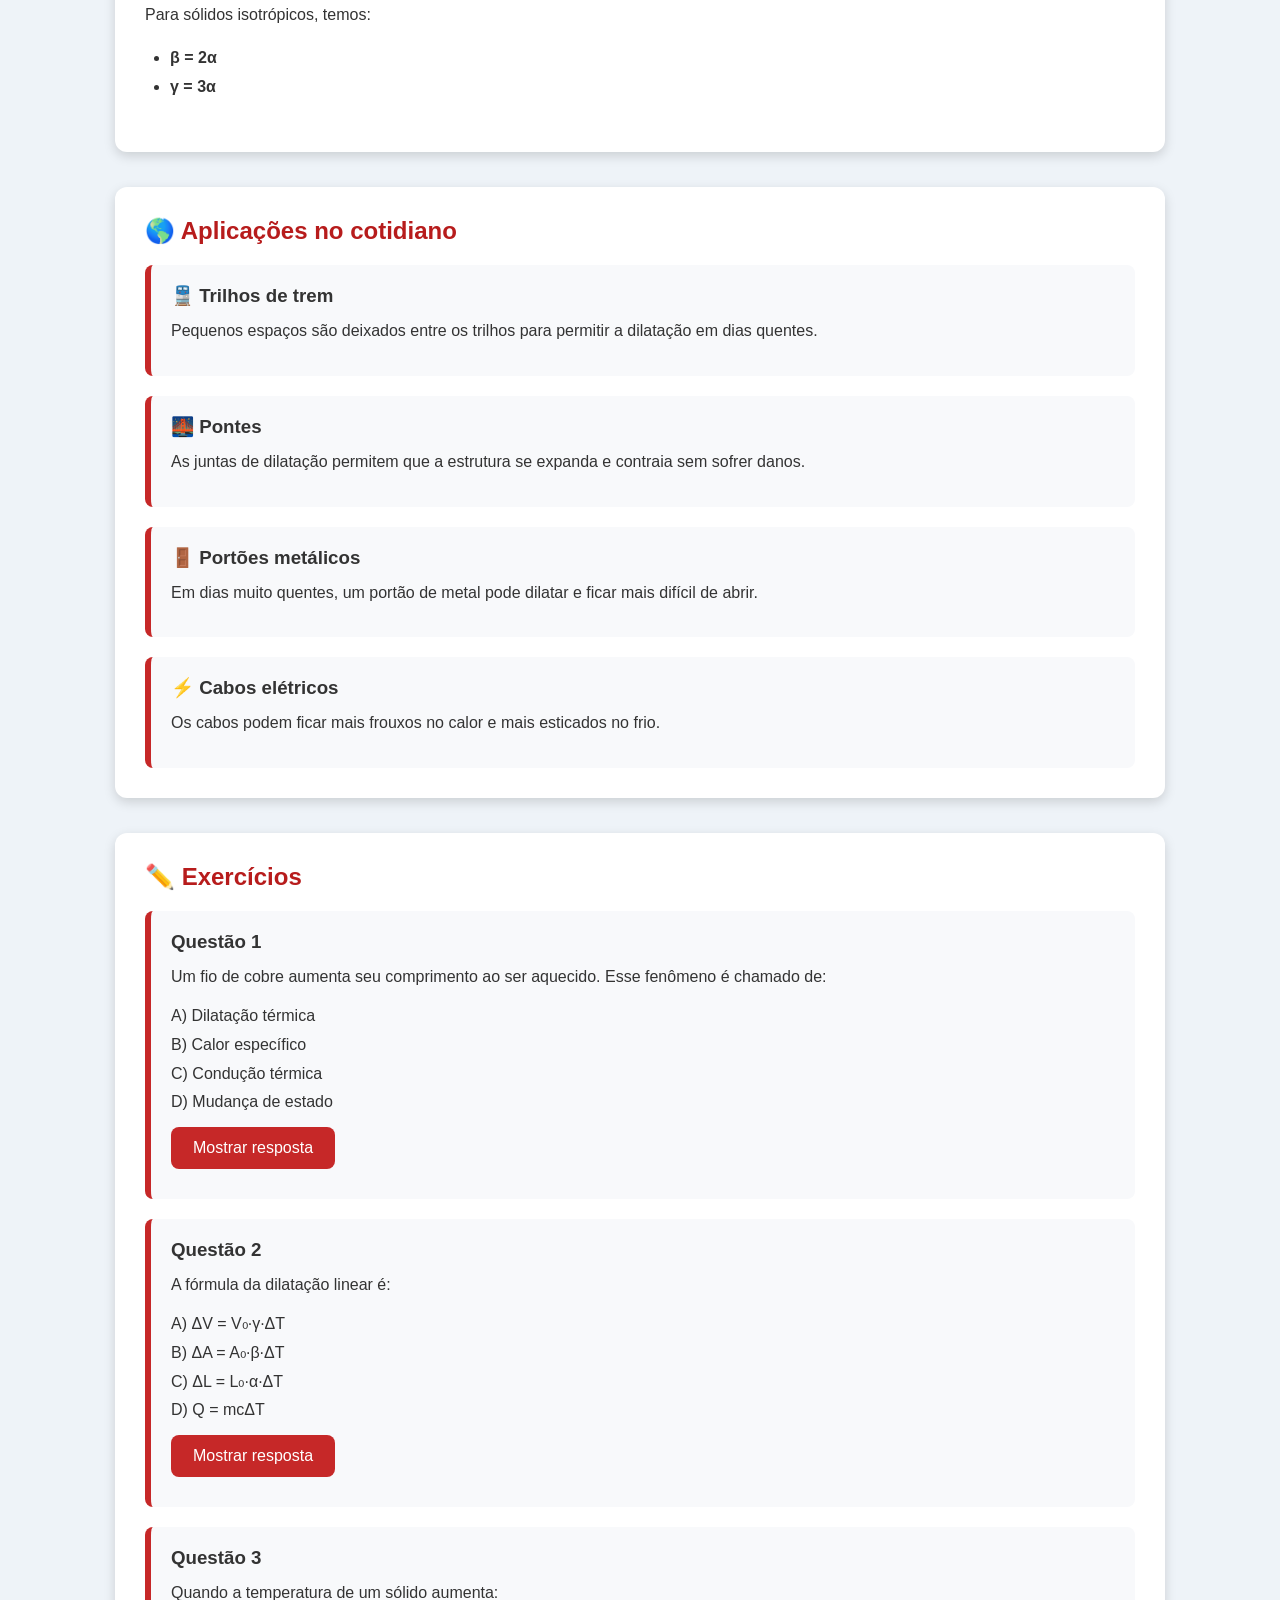
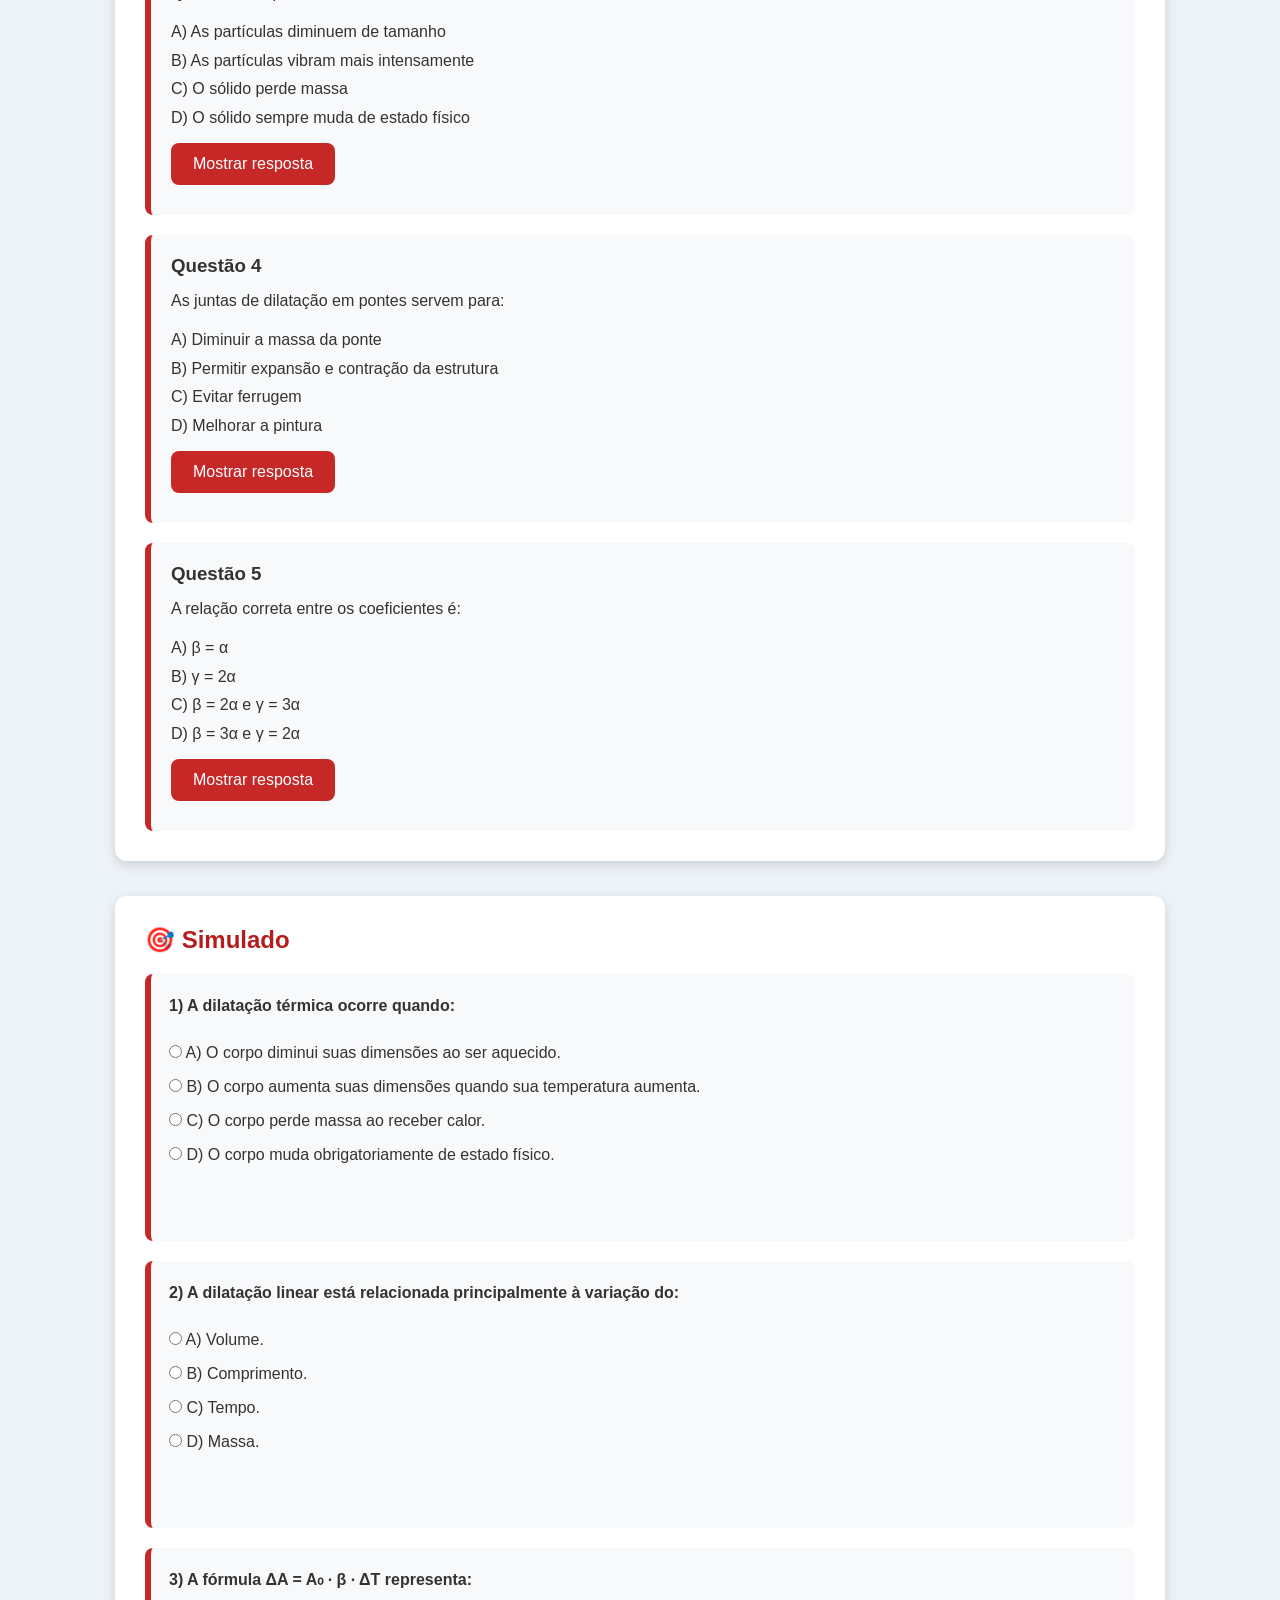
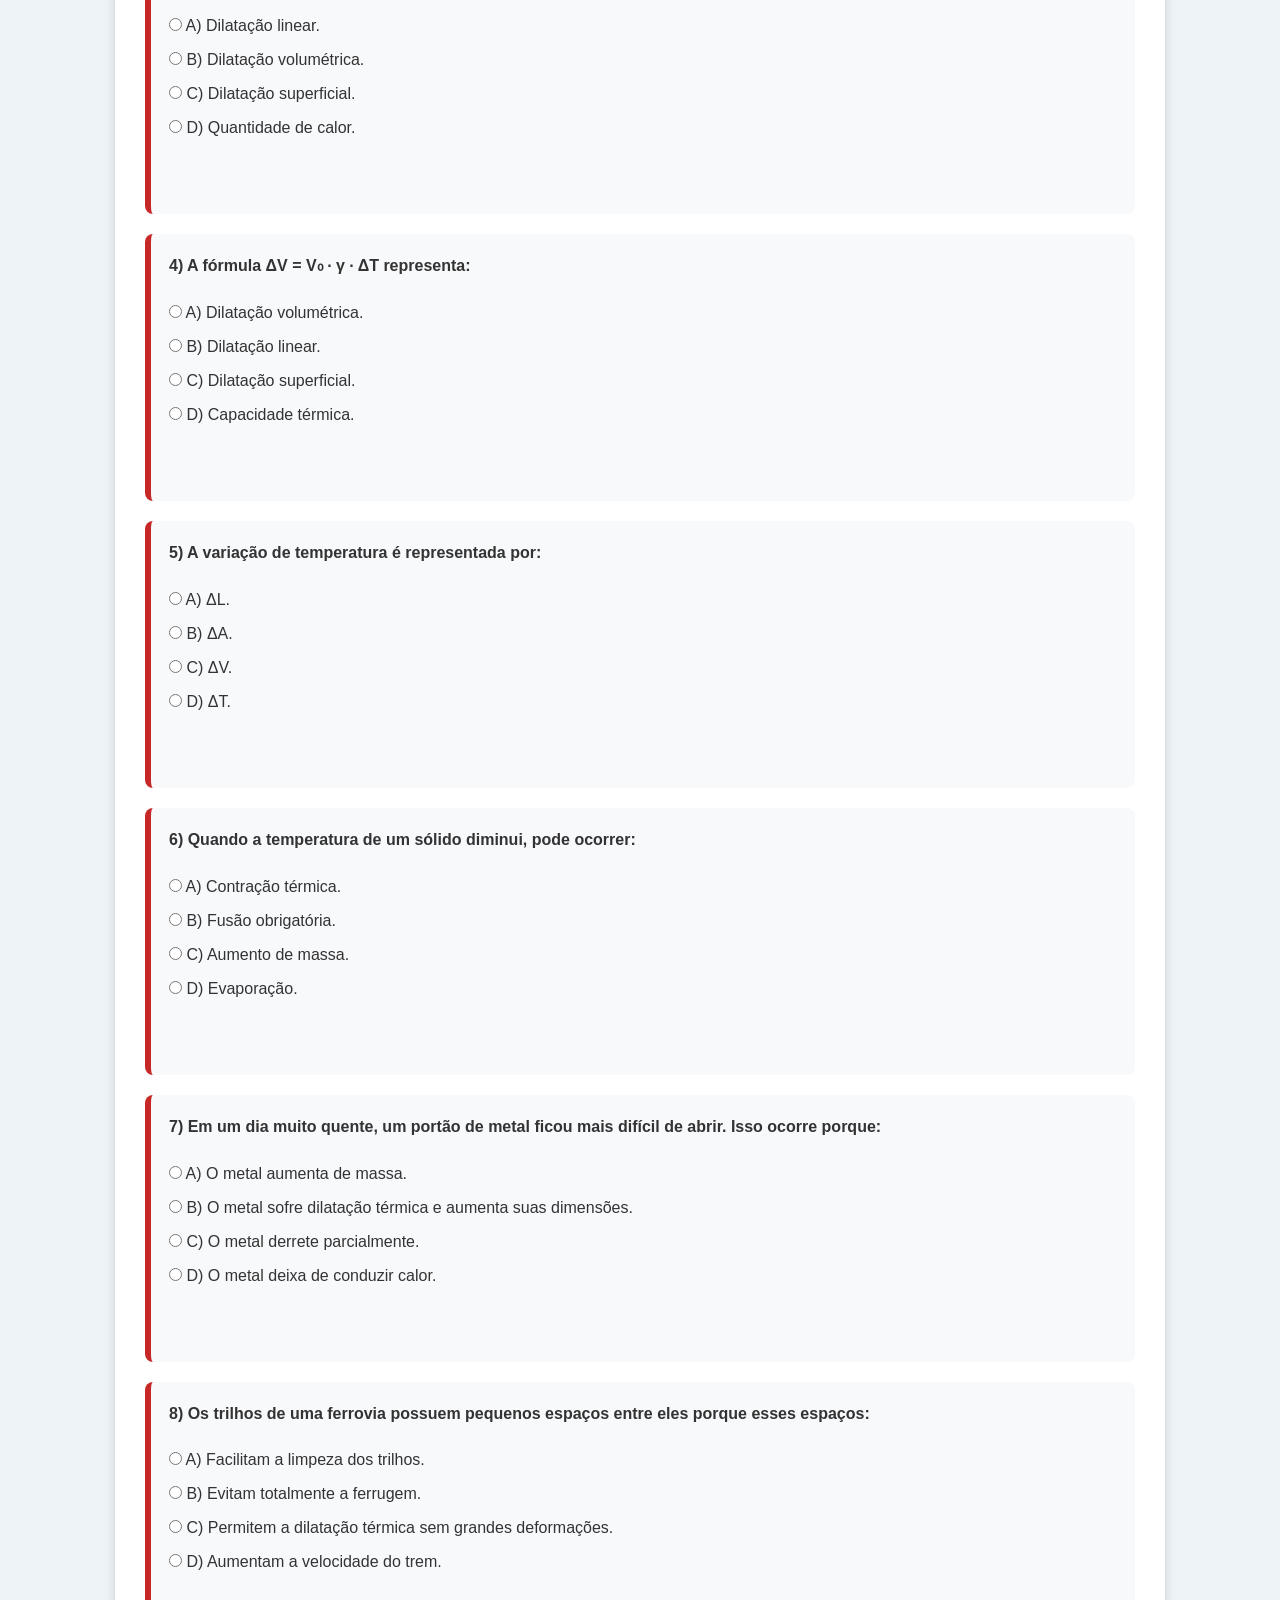
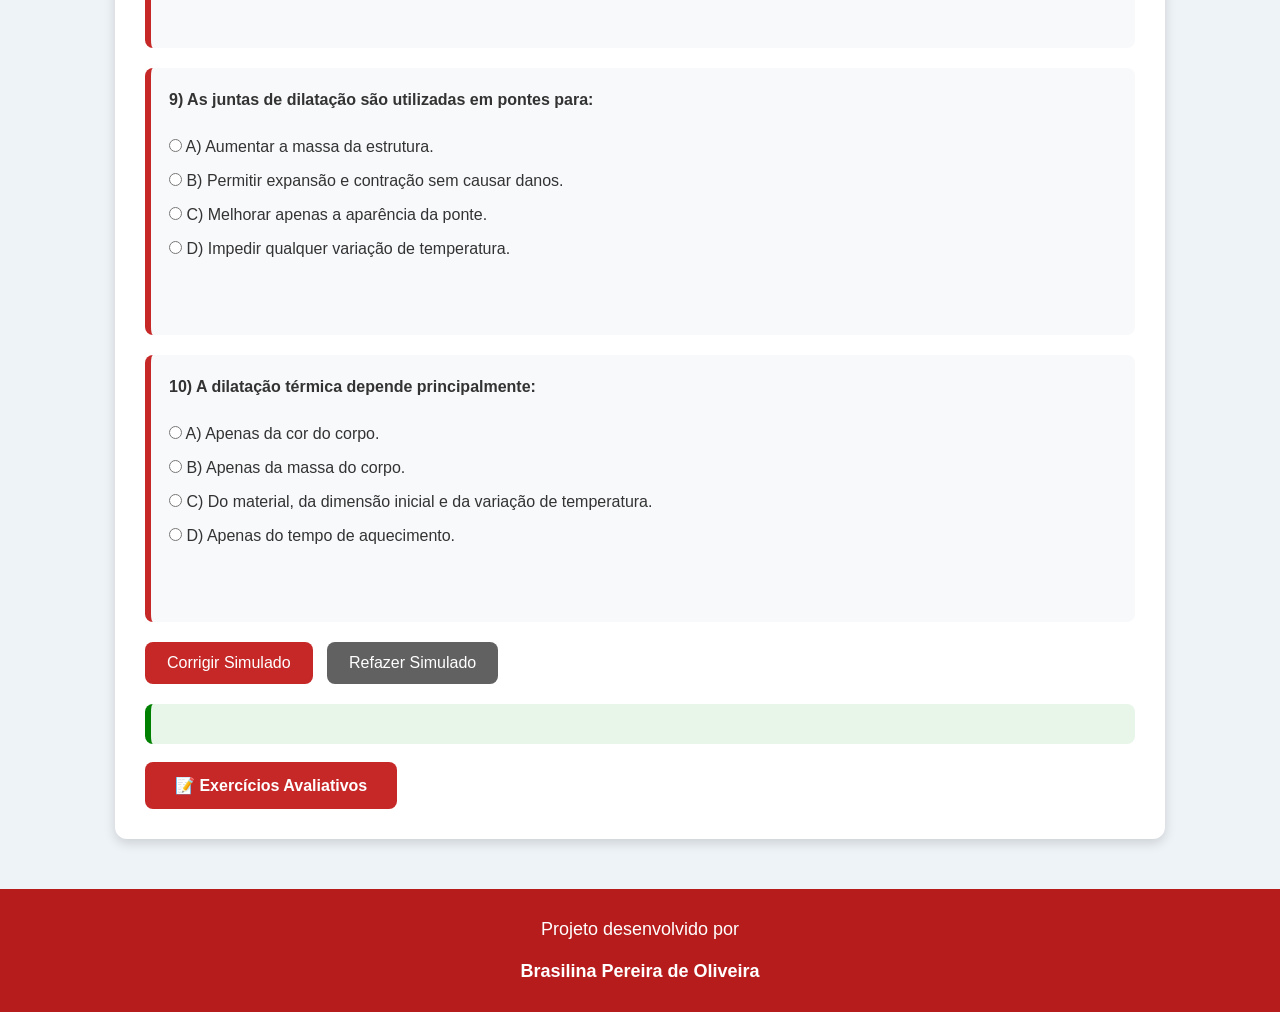
<file: fisica_simulado_atualizado.html>
<!DOCTYPE html>
<html lang="pt-BR">

<head>
<meta charset="UTF-8">
<meta name="viewport" content="width=device-width, initial-scale=1.0">

<title>Dilatação Térmica dos Sólidos</title>

<style>
*{
    margin:0;
    padding:0;
    box-sizing:border-box;
}

html{
    scroll-behavior:smooth;
    scroll-padding-top:140px;
}

body{
    font-family:Arial, Helvetica, sans-serif;
    background:#eef3f8;
    color:#333;
}

header{
    background:#b71c1c;
    color:white;
    text-align:center;
    padding:25px;
    position:sticky;
    top:0;
    z-index:1000;
    box-shadow:0 3px 10px rgba(0,0,0,.3);
}

header h1{
    font-size:38px;
    margin-bottom:10px;
}

header p{
    margin:5px;
}

nav{
    margin-top:20px;
}

nav a{
    text-decoration:none;
    color:white;
    background:#c62828;
    padding:10px 18px;
    margin:5px;
    display:inline-block;
    border-radius:8px;
    transition:.3s;
}

nav a:hover{
    background:#ef5350;
    transform:scale(1.05);
}

.hero{
    text-align:center;
    background:white;
    padding:60px 20px;
}

.hero h2{
    font-size:34px;
    color:#b71c1c;
    margin-bottom:20px;
}

.hero p{
    font-size:20px;
    margin-bottom:30px;
}

.botao{
    display:inline-block;
    background:#c62828;
    color:white;
    text-decoration:none;
    padding:14px 30px;
    border-radius:8px;
    transition:.3s;
    font-weight:bold;
}

.botao:hover{
    background:#b71c1c;
}

.card{
    width:90%;
    max-width:1050px;
    margin:35px auto;
    background:white;
    padding:30px;
    border-radius:12px;
    box-shadow:0 4px 12px rgba(0,0,0,.15);
}

.card h2{
    color:#b71c1c;
    margin-bottom:20px;
}

.card h3{
    margin-bottom:10px;
}

.card p{
    line-height:1.8;
    margin-bottom:15px;
}

.card ul{
    margin-left:25px;
    line-height:1.8;
    margin-bottom:20px;
}

table{
    width:100%;
    border-collapse:collapse;
    margin:20px 0;
}

table th{
    background:#c62828;
    color:white;
    padding:12px;
}

table td{
    border:1px solid #ddd;
    padding:10px;
    text-align:center;
}

.questao{
    margin-top:20px;
    background:#f8f9fb;
    padding:20px;
    border-left:6px solid #c62828;
    border-radius:8px;
}

.questao p{
    margin:10px 0;
}

button{
    background:#c62828;
    color:white;
    border:none;
    padding:12px 22px;
    border-radius:8px;
    cursor:pointer;
    font-size:16px;
    transition:.3s;
}

button:hover{
    background:#b71c1c;
}

#nota{
    margin-top:20px;
    padding:20px;
    background:#e8f5e9;
    border-left:6px solid green;
    border-radius:8px;
}

footer{
    margin-top:50px;
    background:#b71c1c;
    color:white;
    text-align:center;
    padding:30px;
    font-size:18px;
}

#teoria,
#formulas,
#aplicacoes,
#exercicios,
#simulado{
    scroll-margin-top:180px;
}

@media(max-width:768px){

header h1{
    font-size:28px;
}

.hero h2{
    font-size:26px;
}

nav a{
    display:block;
    margin:8px auto;
    width:220px;
}

.card{
    width:95%;
}

table{
    font-size:14px;
}

}

.questao-simulado{
    margin:20px 0;
    padding:18px;
    background:#f8f9fb;
    border-left:6px solid #c62828;
    border-radius:8px;
}

.questao-simulado label{
    display:inline-block;
    margin:5px 0;
    line-height:1.5;
}

.feedback{
    margin-top:12px;
    padding:12px;
    border-radius:8px;
    line-height:1.6;
}

.correta{
    border-left-color:#2e7d32;
    background:#f1f8f2;
}

.incorreta{
    border-left-color:#c62828;
    background:#fff5f5;
}

.correta-texto{
    background:#e8f5e9;
    color:#1b5e20;
}

.incorreta-texto{
    background:#ffebee;
    color:#8e0000;
}

.botao-secundario{
    margin-left:10px;
    background:#616161;
}

.botao-secundario:hover{
    background:#424242;
}

@media(max-width:768px){
    .botao-secundario{
        margin-left:0;
        margin-top:10px;
    }
}

</style>
</head>

<body>

<header>
<h1>🌡️ Física</h1>
<p><strong>Professora Brasilina Oliveira</strong></p>
<p>Laboratório Virtual – Dilatação Térmica dos Sólidos</p>

<nav>
<a href="#teoria">Teoria</a>
<a href="#formulas">Fórmulas</a>
<a href="#aplicacoes">Aplicações</a>
<a href="#exercicios">Exercícios</a>
<a href="#simulado">Simulado</a>
</nav>
</header>

<section class="hero">
<h2>Dilatação Térmica dos Sólidos</h2>

<p>
Nesta atividade, você estudará os conceitos básicos de dilatação térmica, suas fórmulas e algumas aplicações no cotidiano.
</p>

<a href="#teoria" class="botao">Começar atividade</a>
</section>

<section id="teoria" class="card">

<h2>📚 Teoria</h2>

<p>
A <strong>dilatação térmica</strong> é o aumento das dimensões de um corpo quando sua temperatura aumenta.
</p>

<p>
Isso acontece porque, ao receber calor, as partículas do material passam a vibrar mais intensamente, aumentando a distância média entre elas.
</p>

<p>
Quando a temperatura diminui, pode ocorrer o processo contrário, chamado de <strong>contração térmica</strong>.
</p>

<h3>📌 Tipos de dilatação dos sólidos</h3>

<ul>
<li><strong>Dilatação linear:</strong> ocorre quando a variação principal acontece no comprimento.</li>
<li><strong>Dilatação superficial:</strong> ocorre quando a variação acontece na área.</li>
<li><strong>Dilatação volumétrica:</strong> ocorre quando a variação acontece no volume.</li>
</ul>

</section>

<section id="formulas" class="card">

<h2>🧮 Fórmulas</h2>

<table>
<tr>
<th>Tipo de dilatação</th>
<th>Fórmula</th>
<th>Significado</th>
</tr>

<tr>
<td>Linear</td>
<td>ΔL = L₀ · α · ΔT</td>
<td>Variação do comprimento</td>
</tr>

<tr>
<td>Superficial</td>
<td>ΔA = A₀ · β · ΔT</td>
<td>Variação da área</td>
</tr>

<tr>
<td>Volumétrica</td>
<td>ΔV = V₀ · γ · ΔT</td>
<td>Variação do volume</td>
</tr>
</table>

<h3>📌 Significado das letras</h3>

<ul>
<li><strong>ΔL</strong>: dilatação linear</li>
<li><strong>ΔA</strong>: dilatação superficial</li>
<li><strong>ΔV</strong>: dilatação volumétrica</li>
<li><strong>L₀</strong>: comprimento inicial</li>
<li><strong>A₀</strong>: área inicial</li>
<li><strong>V₀</strong>: volume inicial</li>
<li><strong>α</strong>: coeficiente de dilatação linear</li>
<li><strong>β</strong>: coeficiente de dilatação superficial</li>
<li><strong>γ</strong>: coeficiente de dilatação volumétrica</li>
<li><strong>ΔT</strong>: variação de temperatura</li>
</ul>

<h3>📌 Relação entre os coeficientes</h3>

<p>
Para sólidos isotrópicos, temos:
</p>

<ul>
<li><strong>β = 2α</strong></li>
<li><strong>γ = 3α</strong></li>
</ul>

</section>

<section id="aplicacoes" class="card">

<h2>🌎 Aplicações no cotidiano</h2>

<div class="questao">
<h3>🚆 Trilhos de trem</h3>
<p>Pequenos espaços são deixados entre os trilhos para permitir a dilatação em dias quentes.</p>
</div>

<div class="questao">
<h3>🌉 Pontes</h3>
<p>As juntas de dilatação permitem que a estrutura se expanda e contraia sem sofrer danos.</p>
</div>

<div class="questao">
<h3>🚪 Portões metálicos</h3>
<p>Em dias muito quentes, um portão de metal pode dilatar e ficar mais difícil de abrir.</p>
</div>

<div class="questao">
<h3>⚡ Cabos elétricos</h3>
<p>Os cabos podem ficar mais frouxos no calor e mais esticados no frio.</p>
</div>

</section>

<section id="exercicios" class="card">

<h2>✏️ Exercícios</h2>

<div class="questao">
<h3>Questão 1</h3>
<p>Um fio de cobre aumenta seu comprimento ao ser aquecido. Esse fenômeno é chamado de:</p>
<p>A) Dilatação térmica<br>B) Calor específico<br>C) Condução térmica<br>D) Mudança de estado</p>
<button onclick="mostrarResposta(1)">Mostrar resposta</button>
<p id="resp1"></p>
</div>

<div class="questao">
<h3>Questão 2</h3>
<p>A fórmula da dilatação linear é:</p>
<p>A) ΔV = V₀·γ·ΔT<br>B) ΔA = A₀·β·ΔT<br>C) ΔL = L₀·α·ΔT<br>D) Q = mcΔT</p>
<button onclick="mostrarResposta(2)">Mostrar resposta</button>
<p id="resp2"></p>
</div>

<div class="questao">
<h3>Questão 3</h3>
<p>Quando a temperatura de um sólido aumenta:</p>
<p>A) As partículas diminuem de tamanho<br>B) As partículas vibram mais intensamente<br>C) O sólido perde massa<br>D) O sólido sempre muda de estado físico</p>
<button onclick="mostrarResposta(3)">Mostrar resposta</button>
<p id="resp3"></p>
</div>

<div class="questao">
<h3>Questão 4</h3>
<p>As juntas de dilatação em pontes servem para:</p>
<p>A) Diminuir a massa da ponte<br>B) Permitir expansão e contração da estrutura<br>C) Evitar ferrugem<br>D) Melhorar a pintura</p>
<button onclick="mostrarResposta(4)">Mostrar resposta</button>
<p id="resp4"></p>
</div>

<div class="questao">
<h3>Questão 5</h3>
<p>A relação correta entre os coeficientes é:</p>
<p>A) β = α<br>B) γ = 2α<br>C) β = 2α e γ = 3α<br>D) β = 3α e γ = 2α</p>
<button onclick="mostrarResposta(5)">Mostrar resposta</button>
<p id="resp5"></p>
</div>

</section>


<section id="simulado" class="card">

<h2>🎯 Simulado</h2>

<form id="quiz">

<div class="questao-simulado" id="bloco1">
<p><strong>1) A dilatação térmica ocorre quando:</strong></p>
<label><input type="radio" name="q1" value="A"> A) O corpo diminui suas dimensões ao ser aquecido.</label><br>
<label><input type="radio" name="q1" value="B"> B) O corpo aumenta suas dimensões quando sua temperatura aumenta.</label><br>
<label><input type="radio" name="q1" value="C"> C) O corpo perde massa ao receber calor.</label><br>
<label><input type="radio" name="q1" value="D"> D) O corpo muda obrigatoriamente de estado físico.</label>
<p class="feedback" id="feedback1"></p>
</div>

<div class="questao-simulado" id="bloco2">
<p><strong>2) A dilatação linear está relacionada principalmente à variação do:</strong></p>
<label><input type="radio" name="q2" value="A"> A) Volume.</label><br>
<label><input type="radio" name="q2" value="B"> B) Comprimento.</label><br>
<label><input type="radio" name="q2" value="C"> C) Tempo.</label><br>
<label><input type="radio" name="q2" value="D"> D) Massa.</label>
<p class="feedback" id="feedback2"></p>
</div>

<div class="questao-simulado" id="bloco3">
<p><strong>3) A fórmula ΔA = A₀ · β · ΔT representa:</strong></p>
<label><input type="radio" name="q3" value="A"> A) Dilatação linear.</label><br>
<label><input type="radio" name="q3" value="B"> B) Dilatação volumétrica.</label><br>
<label><input type="radio" name="q3" value="C"> C) Dilatação superficial.</label><br>
<label><input type="radio" name="q3" value="D"> D) Quantidade de calor.</label>
<p class="feedback" id="feedback3"></p>
</div>

<div class="questao-simulado" id="bloco4">
<p><strong>4) A fórmula ΔV = V₀ · γ · ΔT representa:</strong></p>
<label><input type="radio" name="q4" value="A"> A) Dilatação volumétrica.</label><br>
<label><input type="radio" name="q4" value="B"> B) Dilatação linear.</label><br>
<label><input type="radio" name="q4" value="C"> C) Dilatação superficial.</label><br>
<label><input type="radio" name="q4" value="D"> D) Capacidade térmica.</label>
<p class="feedback" id="feedback4"></p>
</div>

<div class="questao-simulado" id="bloco5">
<p><strong>5) A variação de temperatura é representada por:</strong></p>
<label><input type="radio" name="q5" value="A"> A) ΔL.</label><br>
<label><input type="radio" name="q5" value="B"> B) ΔA.</label><br>
<label><input type="radio" name="q5" value="C"> C) ΔV.</label><br>
<label><input type="radio" name="q5" value="D"> D) ΔT.</label>
<p class="feedback" id="feedback5"></p>
</div>

<div class="questao-simulado" id="bloco6">
<p><strong>6) Quando a temperatura de um sólido diminui, pode ocorrer:</strong></p>
<label><input type="radio" name="q6" value="A"> A) Contração térmica.</label><br>
<label><input type="radio" name="q6" value="B"> B) Fusão obrigatória.</label><br>
<label><input type="radio" name="q6" value="C"> C) Aumento de massa.</label><br>
<label><input type="radio" name="q6" value="D"> D) Evaporação.</label>
<p class="feedback" id="feedback6"></p>
</div>

<div class="questao-simulado" id="bloco7">
<p><strong>7) Em um dia muito quente, um portão de metal ficou mais difícil de abrir. Isso ocorre porque:</strong></p>
<label><input type="radio" name="q7" value="A"> A) O metal aumenta de massa.</label><br>
<label><input type="radio" name="q7" value="B"> B) O metal sofre dilatação térmica e aumenta suas dimensões.</label><br>
<label><input type="radio" name="q7" value="C"> C) O metal derrete parcialmente.</label><br>
<label><input type="radio" name="q7" value="D"> D) O metal deixa de conduzir calor.</label>
<p class="feedback" id="feedback7"></p>
</div>

<div class="questao-simulado" id="bloco8">
<p><strong>8) Os trilhos de uma ferrovia possuem pequenos espaços entre eles porque esses espaços:</strong></p>
<label><input type="radio" name="q8" value="A"> A) Facilitam a limpeza dos trilhos.</label><br>
<label><input type="radio" name="q8" value="B"> B) Evitam totalmente a ferrugem.</label><br>
<label><input type="radio" name="q8" value="C"> C) Permitem a dilatação térmica sem grandes deformações.</label><br>
<label><input type="radio" name="q8" value="D"> D) Aumentam a velocidade do trem.</label>
<p class="feedback" id="feedback8"></p>
</div>

<div class="questao-simulado" id="bloco9">
<p><strong>9) As juntas de dilatação são utilizadas em pontes para:</strong></p>
<label><input type="radio" name="q9" value="A"> A) Aumentar a massa da estrutura.</label><br>
<label><input type="radio" name="q9" value="B"> B) Permitir expansão e contração sem causar danos.</label><br>
<label><input type="radio" name="q9" value="C"> C) Melhorar apenas a aparência da ponte.</label><br>
<label><input type="radio" name="q9" value="D"> D) Impedir qualquer variação de temperatura.</label>
<p class="feedback" id="feedback9"></p>
</div>

<div class="questao-simulado" id="bloco10">
<p><strong>10) A dilatação térmica depende principalmente:</strong></p>
<label><input type="radio" name="q10" value="A"> A) Apenas da cor do corpo.</label><br>
<label><input type="radio" name="q10" value="B"> B) Apenas da massa do corpo.</label><br>
<label><input type="radio" name="q10" value="C"> C) Do material, da dimensão inicial e da variação de temperatura.</label><br>
<label><input type="radio" name="q10" value="D"> D) Apenas do tempo de aquecimento.</label>
<p class="feedback" id="feedback10"></p>
</div>

<button type="button" onclick="corrigir()">Corrigir Simulado</button>
<button type="button" onclick="refazer()" class="botao-secundario">Refazer Simulado</button>

</form>

<div id="nota"></div>

<br>

<a class="botao" target="_blank" href="https://docs.google.com/forms/d/e/1FAIpQLScgUUEcYSMOVmSvuprheNClAikEXON7ut-xdL3SLTTKtubqWg/viewform?usp=header">

📝 Exercícios Avaliativos

</a>

</section>


<footer>
Projeto desenvolvido por<br><br>
<strong>Brasilina Pereira de Oliveira</strong><br>

</footer>

<script>

function mostrarResposta(n){

    let respostas = {
        1: "Resposta correta: A) Dilatação térmica.",
        2: "Resposta correta: C) ΔL = L₀ · α · ΔT.",
        3: "Resposta correta: B) As partículas vibram mais intensamente.",
        4: "Resposta correta: B) Permitir expansão e contração da estrutura.",
        5: "Resposta correta: C) β = 2α e γ = 3α."
    };

    let campo = document.getElementById("resp" + n);
    let botao = event.target;

    if(campo.innerHTML == ""){
        campo.innerHTML = "<b>" + respostas[n] + "</b>";
        botao.innerHTML = "Esconder resposta";
    }else{
        campo.innerHTML = "";
        botao.innerHTML = "Mostrar resposta";
    }
}

function corrigir(){

    const gabarito = {
        1: "B",
        2: "B",
        3: "C",
        4: "A",
        5: "D",
        6: "A",
        7: "B",
        8: "C",
        9: "B",
        10: "C"
    };

    const textosCorretos = {
        1: "B) O corpo aumenta suas dimensões quando sua temperatura aumenta.",
        2: "B) Comprimento.",
        3: "C) Dilatação superficial.",
        4: "A) Dilatação volumétrica.",
        5: "D) ΔT.",
        6: "A) Contração térmica.",
        7: "B) O metal sofre dilatação térmica e aumenta suas dimensões.",
        8: "C) Permitem a dilatação térmica sem grandes deformações.",
        9: "B) Permitir expansão e contração sem causar danos.",
        10: "C) Do material, da dimensão inicial e da variação de temperatura."
    };

    let acertos = 0;

    for(let i = 1; i <= 10; i++){

        const marcada = document.querySelector('input[name="q' + i + '"]:checked');
        const feedback = document.getElementById("feedback" + i);
        const bloco = document.getElementById("bloco" + i);

        bloco.classList.remove("correta", "incorreta");

        if(!marcada){
            feedback.innerHTML = "⚠️ Questão não respondida.<br><strong>Resposta correta:</strong> " + textosCorretos[i];
            feedback.className = "feedback incorreta-texto";
            bloco.classList.add("incorreta");
            continue;
        }

        if(marcada.value === gabarito[i]){
            acertos++;
            feedback.innerHTML = "✅ Resposta correta.";
            feedback.className = "feedback correta-texto";
            bloco.classList.add("correta");
        }else{
            const textoMarcado = marcada.parentElement.textContent.trim();
            feedback.innerHTML =
                "❌ Resposta incorreta.<br>" +
                "<strong>Sua resposta:</strong> " + textoMarcado + "<br>" +
                "<strong>Resposta correta:</strong> " + textosCorretos[i];
            feedback.className = "feedback incorreta-texto";
            bloco.classList.add("incorreta");
        }
    }

    const porcentagem = acertos * 10;
    let mensagem = "";

    if(acertos >= 8){
        mensagem = "Excelente desempenho!";
    }else if(acertos >= 6){
        mensagem = "Bom desempenho. Continue praticando.";
    }else{
        mensagem = "Revise a teoria e tente novamente.";
    }

    document.getElementById("nota").innerHTML =
        "<h2>Resultado</h2>" +
        "<p>Acertos: <strong>" + acertos + " de 10</strong></p>" +
        "<p>Aproveitamento: <strong>" + porcentagem + "%</strong></p>" +
        "<p><strong>" + mensagem + "</strong></p>";

    document.getElementById("nota").scrollIntoView({behavior:"smooth", block:"center"});
}

function refazer(){

    document.getElementById("quiz").reset();

    for(let i = 1; i <= 10; i++){
        document.getElementById("feedback" + i).innerHTML = "";
        document.getElementById("bloco" + i).classList.remove("correta", "incorreta");
    }

    document.getElementById("nota").innerHTML = "";
    document.getElementById("simulado").scrollIntoView({behavior:"smooth", block:"start"});
}

</script>

</body>
</html>
</file>
<file: style.css>
*{
    margin:0;
    padding:0;
    box-sizing:border-box;
}

html{
    scroll-behavior:smooth;
    scroll-padding-top:140px;
}

body{
    font-family:Arial, Helvetica, sans-serif;
    background:#eef3f8;
    color:#333;
}

header{
    background:#0d47a1;
    color:white;
    text-align:center;
    padding:25px;
    position:sticky;
    top:0;
    z-index:1000;
    box-shadow:0 3px 10px rgba(0,0,0,.3);
}

header h1{
    font-size:38px;
    margin-bottom:10px;
}

header p{
    margin:5px;
}

nav{
    margin-top:20px;
}

nav a{
    text-decoration:none;
    color:white;
    background:#1565c0;
    padding:10px 18px;
    margin:5px;
    display:inline-block;
    border-radius:8px;
    transition:.3s;
}

nav a:hover{
    background:#42a5f5;
    transform:scale(1.05);
}

.hero{
    text-align:center;
    background:white;
    padding:60px 20px;
}

.hero h2{
    font-size:34px;
    color:#0d47a1;
    margin-bottom:20px;
}

.hero p{
    font-size:20px;
    margin-bottom:30px;
}

.botao{
    display:inline-block;
    background:#1976d2;
    color:white;
    text-decoration:none;
    padding:14px 30px;
    border-radius:8px;
    transition:.3s;
    font-weight:bold;
}

.botao:hover{
    background:#0d47a1;
}

.card{
    width:90%;
    max-width:1050px;
    margin:35px auto;
    background:white;
    padding:30px;
    border-radius:12px;
    box-shadow:0 4px 12px rgba(0,0,0,.15);
}

.card h2{
    color:#0d47a1;
    margin-bottom:20px;
}

.card h3{
    margin-bottom:10px;
}

input{
    width:90px;
    padding:8px;
    margin:8px;
    font-size:17px;
}

button{
    background:#1976d2;
    color:white;
    border:none;
    padding:12px 22px;
    border-radius:8px;
    cursor:pointer;
    font-size:16px;
    transition:.3s;
}

button:hover{
    background:#0d47a1;
}

#resultado{
    margin-top:20px;
    background:#f5f8fc;
    padding:20px;
    border-left:6px solid #1976d2;
    border-radius:8px;
    line-height:1.8;
}

.questao{
    margin-top:20px;
    background:#f8f9fb;
    padding:20px;
    border-left:6px solid #1976d2;
    border-radius:8px;
}

.questao p{
    margin:10px 0;
}

#plot{
    width:100%;
    height:500px;
}

#nota{
    margin-top:20px;
    padding:20px;
    background:#e8f5e9;
    border-left:6px solid green;
    border-radius:8px;
}

footer{
    margin-top:50px;
    background:#0d47a1;
    color:white;
    text-align:center;
    padding:30px;
    font-size:18px;
}

@media(max-width:768px){

header h1{
    font-size:28px;
}

.hero h2{
    font-size:26px;
}

nav a{
    display:block;
    margin:8px auto;
    width:220px;
}

.card{
    width:95%;
}

input{
    width:70px;
}

}
#teoria,
#calculadora,
#grafico,
#aplicacoes,
#exercicios,
#simulado{
    scroll-margin-top: 180px;
}
</file>
